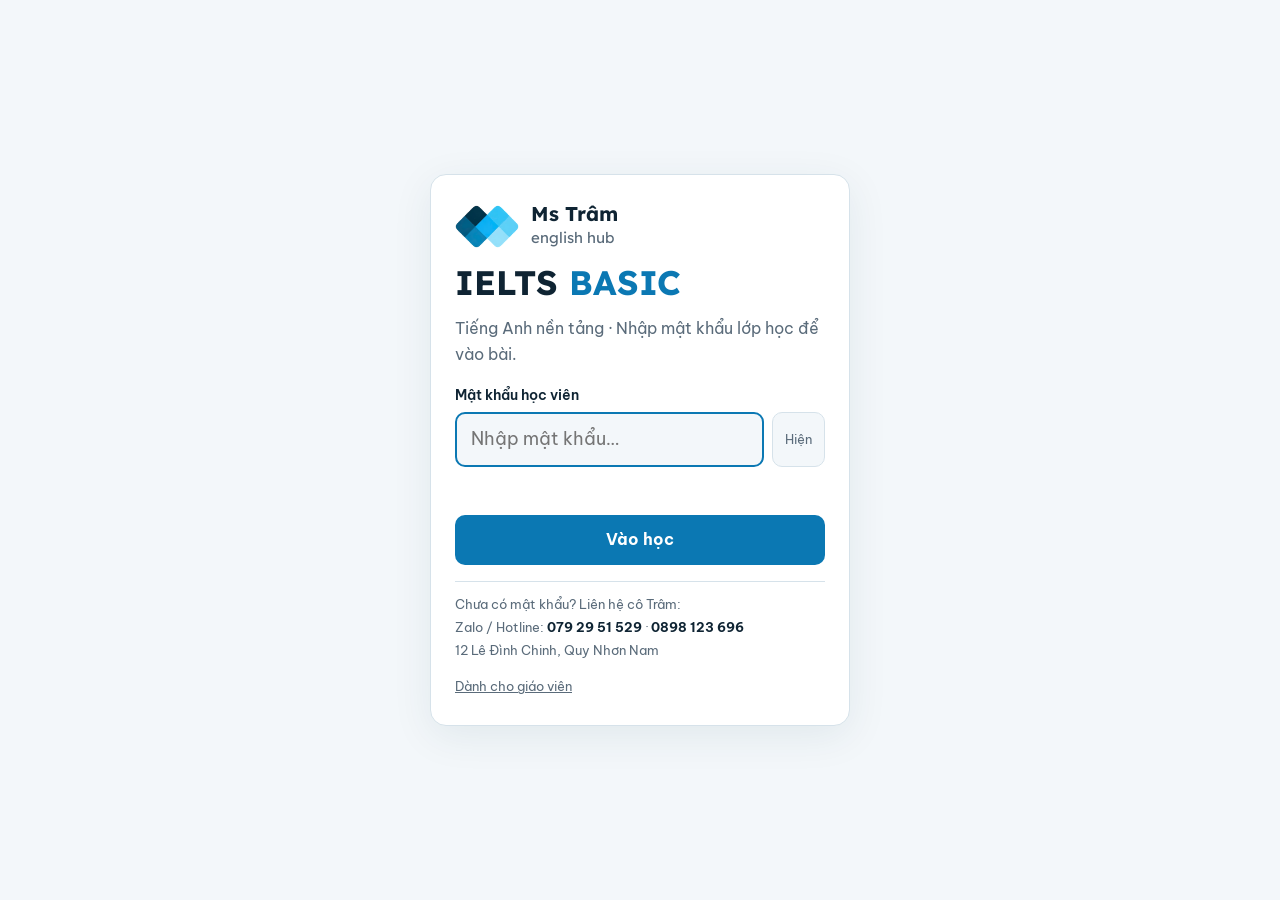
<file: index.html>
<!doctype html>
<html lang="vi">
<head>
<meta charset="utf-8">
<meta name="viewport" content="width=device-width,initial-scale=1,viewport-fit=cover">
<title>IELTS Basic · Ms Trâm English Hub</title>
<meta name="description" content="IELTS Basic – lộ trình tiếng Anh nền tảng của Ms Trâm English Hub: phát âm, từ vựng, ngữ pháp và các kỹ năng Nghe, Đọc, Nói, Viết.">
<link rel="icon" href="assets/logo.png">
<link rel="preconnect" href="https://fonts.googleapis.com">
<link rel="stylesheet" href="https://fonts.googleapis.com/css2?family=Lexend:wght@500;700&family=Be+Vietnam+Pro:wght@400;500;600;700&family=Gentium+Book+Plus:wght@400;700&display=swap">
<link rel="stylesheet" href="assets/site.css">
<link rel="stylesheet" href="assets/gate.css">
<style>:root{padding-top:env(safe-area-inset-top,0px);padding-bottom:env(safe-area-inset-bottom,0px)}body{margin:0}</style>
</head>
<body>
<script src="assets/gate.js"></script>
<div class="shell">
  <main class="hub-main" id="main"></main>
</div>
<script src="assets/core.js"></script>
<script>
/* ===== DANH SÁCH MỤC — đổi ready:true và thêm path khi có nội dung mới ===== */
const MODULES=[
 {id:'phat-am',ready:true,path:'phat-am/',icon:'/ə/',title:'Phát âm',desc:'Bảng IPA 44 âm, từ hay đọc sai, đuôi -s/-es, -ed, cặp âm dễ nhầm.',count:'6 dạng bài luyện · 166 câu dictation'},
 {id:'tu-vung',ready:true,path:'tu-vung/',icon:'Aa',title:'Từ vựng',desc:'Từ vựng theo chủ đề IELTS Speaking Part 1, có phiên âm, nghĩa và câu ví dụ.',count:'6 chủ đề · 72 từ · flashcard và 3 dạng bài'},
 {id:'ngu-phap',ready:true,path:'ngu-phap/',icon:'S+V',title:'Ngữ pháp',desc:'Các thì cơ bản, tương lai, so sánh, danh từ đếm được và không đếm được.',count:'6 bài · 48 câu trắc nghiệm'},
 {id:'nghe',ready:false,icon:'◖◗',title:'Nghe',desc:'Nghe hiểu hội thoại ngắn, điền thông tin, chọn đáp án.'},
 {id:'doc',ready:false,icon:'¶',title:'Đọc',desc:'Đọc hiểu đoạn văn ngắn, True / False / Not Given, tìm ý chính.'},
 {id:'noi',ready:false,icon:'“ ”',title:'Nói',desc:'Câu hỏi IELTS Speaking Part 1–2 kèm câu trả lời mẫu.'},
 {id:'viet',ready:false,icon:'✎',title:'Viết',desc:'Viết câu, đoạn văn ngắn, email cơ bản.'}
];
const PLAN=[
 ['Tuần 1–2','Phát âm: bảng IPA, cặp âm dễ nhầm','Từ vựng: Family & Friends, Hometown','Ngữ pháp: Hiện tại đơn, Hiện tại tiếp diễn'],
 ['Tuần 3–4','Phát âm: đuôi -s/-es, -ed','Từ vựng: Daily routine, Free time & Hobbies','Ngữ pháp: Quá khứ đơn, Tương lai'],
 ['Tuần 5–6','Phát âm: từ hay đọc sai, dictation đoạn văn','Từ vựng: Food & Drink, Study & Work','Ngữ pháp: So sánh, Much / many / some / any']
];
chrome({active:'home',lead:'Lộ trình tiếng Anh nền tảng cho học viên mới bắt đầu IELTS. Chọn một mục bên dưới để học.'});
(window.__GATE||Promise.resolve()).then(()=>{
  const main=document.getElementById('main');
  const card=m=>m.ready
    ? h('a',{class:'mod',href:m.path},h('span',{class:'ic'},m.icon),h('h3',{},m.title),h('p',{},m.desc),h('span',{class:'badge'},m.count),h('span',{class:'go'},'Vào học →'))
    : h('div',{class:'mod soon'},h('span',{class:'ic'},m.icon),h('h3',{},m.title),h('p',{},m.desc),h('span',{class:'badge soon'},'Sắp cập nhật'));
  main.append(
    h('section',{style:'display:grid;gap:12px'},h('div',{class:'head'},h('h2',{},'Kiến thức nền tảng'),h('p',{},'Ba mục học trước: phát âm đúng, có vốn từ và nắm chắc ngữ pháp cơ bản.')),
      h('div',{class:'modgrid'},...MODULES.filter(m=>['phat-am','tu-vung','ngu-phap'].includes(m.id)).map(card))),
    h('section',{style:'display:grid;gap:12px'},h('div',{class:'head'},h('h2',{},'Kỹ năng IELTS'),h('p',{},'Bốn kỹ năng của bài thi IELTS. Nội dung sẽ được cô Trâm cập nhật dần.')),
      h('div',{class:'modgrid'},...MODULES.filter(m=>['nghe','doc','noi','viet'].includes(m.id)).map(card))),
    h('section',{class:'sheet'},h('h3',{},'Lộ trình gợi ý 6 tuần'),h('p',{class:'note'},'Mỗi ngày 20–30 phút: 10 phút phát âm, 10 phút từ vựng, 10 phút ngữ pháp.'),
      h('div',{class:'tablewrap'},h('table',{},h('thead',{},h('tr',{},h('th',{},'Thời gian'),h('th',{},'Phát âm'),h('th',{},'Từ vựng'),h('th',{},'Ngữ pháp'))),
        h('tbody',{},...PLAN.map(r=>h('tr',{},h('td',{style:'font-weight:700;white-space:nowrap'},r[0]),...r.slice(1).map(c=>h('td',{},c.replace(/^[^:]+: /,'')))))))))
  );
});
</script>
</body>
</html>
</file>
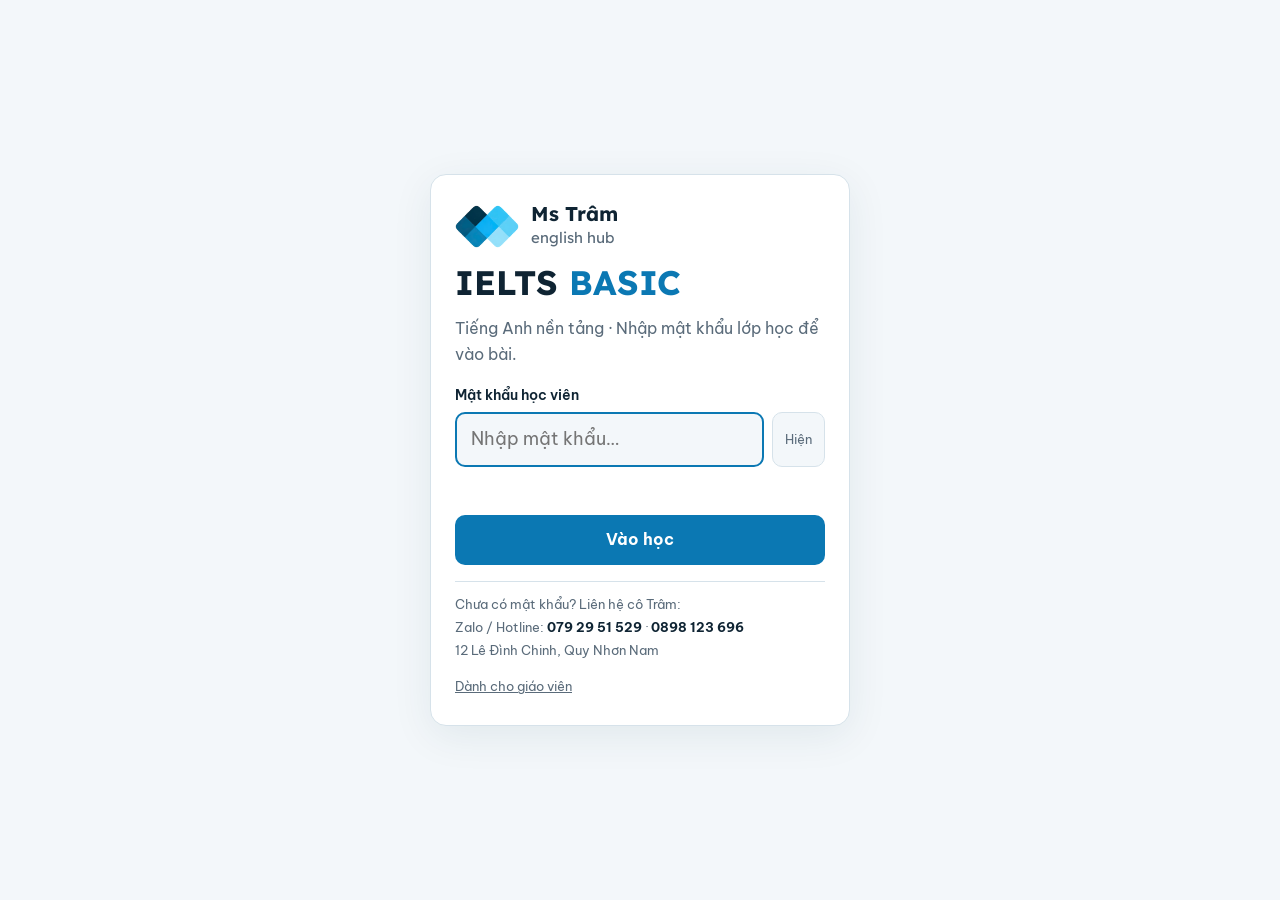
<file: ngu-phap/index.html>
<!doctype html>
<html lang="vi">
<head>
<meta charset="utf-8">
<meta name="viewport" content="width=device-width,initial-scale=1,viewport-fit=cover">
<title>Ngữ pháp · IELTS Basic</title>
<meta name="description" content="Ngữ pháp IELTS Basic: các thì cơ bản, so sánh, danh từ đếm được và không đếm được, kèm bài trắc nghiệm. Ms Trâm English Hub.">
<link rel="icon" href="../assets/logo.png">
<link rel="preconnect" href="https://fonts.googleapis.com">
<link rel="stylesheet" href="https://fonts.googleapis.com/css2?family=Lexend:wght@500;700&family=Be+Vietnam+Pro:wght@400;500;600;700&family=Gentium+Book+Plus:wght@400;700&display=swap">
<link rel="stylesheet" href="../assets/site.css">
<link rel="stylesheet" href="../assets/gate.css">
<style>:root{padding-top:env(safe-area-inset-top,0px);padding-bottom:env(safe-area-inset-bottom,0px)}body{margin:0}</style>
</head>
<body>
<script src="../assets/gate.js"></script>
<div class="shell">
  <nav class="side" id="nav" aria-label="Bài học"></nav>
  <main id="main"></main>
</div>
<script src="../assets/core.js"></script>
<script>
/* ===== DỮ LIỆU NGỮ PHÁP — thêm bài mới bằng cách thêm một khối vào LESSONS =====
   q: [câu hỏi, [4 lựa chọn], vị trí đáp án đúng (0–3), giải thích] */
const LESSONS=[
 {id:'present-simple',title:'Thì hiện tại đơn',en:'Present simple',sym:'V(s)',
  use:['Thói quen, việc lặp đi lặp lại: I go to school every day.','Sự thật hiển nhiên: The sun rises in the east.','Lịch trình cố định: The train leaves at 7 a.m.'],
  forms:['(+) I / You / We / They + V      He / She / It + V-s/es','(−) S + do not (don’t) / does not (doesn’t) + V','(?) Do / Does + S + V?'],
  signs:'always, usually, often, sometimes, rarely, never, every day / week, once a week',
  ex:[['My father works in a bank.','Bố tôi làm việc ở ngân hàng.'],['She doesn’t like spicy food.','Cô ấy không thích đồ ăn cay.'],['Do you play any sports?','Bạn có chơi môn thể thao nào không?']],
  mistakes:[['She go to school by bike.','She goes to school by bike.'],['Does he plays football?','Does he play football?']],
  q:[
   ['My brother ___ football every Sunday.',['play','plays','playing','is play'],1,'Chủ ngữ “My brother” (ngôi 3 số ít) → plays.'],
   ['___ your father work in a bank?',['Do','Does','Is','Are'],1,'“your father” là ngôi 3 số ít → Does + V nguyên mẫu.'],
   ['She ___ like spicy food.',['don’t','doesn’t','isn’t','not'],1,'Phủ định ngôi 3 số ít: doesn’t + V.'],
   ['The sun ___ in the east.',['rise','rises','is rising','rose'],1,'Sự thật hiển nhiên → hiện tại đơn, ngôi 3 số ít → rises.'],
   ['I usually ___ up at six o’clock.',['get','gets','getting','am get'],0,'Chủ ngữ “I” → động từ nguyên mẫu.'],
   ['Chọn câu đúng:',['He watchs TV every night.','He watches TV every night.','He watching TV every night.','He is watch TV every night.'],1,'Động từ tận cùng -ch thêm -es: watches.'],
   ['How often ___ you go swimming?',['do','does','are','is'],0,'Chủ ngữ “you” → do.'],
   ['My parents ___ in Quy Nhon.',['lives','live','living','is live'],1,'“My parents” số nhiều → live.']]},
 {id:'present-continuous',title:'Thì hiện tại tiếp diễn',en:'Present continuous',sym:'V-ing',
  use:['Việc đang xảy ra lúc nói: I am reading now.','Việc tạm thời trong giai đoạn này: She is staying with her aunt this week.','Kế hoạch tương lai gần đã sắp xếp: We are meeting at 7 tonight.'],
  forms:['(+) S + am / is / are + V-ing','(−) S + am not / isn’t / aren’t + V-ing','(?) Am / Is / Are + S + V-ing?'],
  signs:'now, right now, at the moment, at present, Look!, Listen!, this week',
  ex:[['Look! The children are playing in the garden.','Nhìn kìa! Bọn trẻ đang chơi trong vườn.'],['I am studying for my exam this week.','Tuần này tôi đang ôn thi.'],['Are you listening to me?','Bạn có đang nghe tôi nói không?']],
  mistakes:[['I reading a book now.','I am reading a book now.'],['I am knowing the answer.','I know the answer. (know không chia tiếp diễn)']],
  q:[
   ['Look! The children ___ in the garden.',['play','plays','are playing','is playing'],2,'“Look!” → đang xảy ra; “The children” số nhiều → are playing.'],
   ['I ___ my homework at the moment.',['do','am doing','does','doing'],1,'“at the moment” → am doing.'],
   ['She ___ TV right now.',['isn’t watching','doesn’t watch','not watching','aren’t watching'],0,'Phủ định tiếp diễn ngôi 3 số ít: isn’t + V-ing.'],
   ['___ you listening to me?',['Do','Are','Is','Does'],1,'Câu hỏi tiếp diễn với “you” → Are.'],
   ['Chọn câu đúng:',['I am knowing the answer.','I know the answer.','I knowing the answer.','I am know the answer.'],1,'“know” là động từ chỉ trạng thái, không dùng tiếp diễn.'],
   ['We ___ a party next Saturday. Everything is ready.',['have','are having','has','having'],1,'Kế hoạch đã sắp xếp → hiện tại tiếp diễn.'],
   ['Listen! Someone ___ the piano.',['plays','is playing','play','are playing'],1,'“Listen!” → đang xảy ra; “Someone” số ít → is playing.'],
   ['My dad usually drives to work, but today he ___ the bus.',['takes','is taking','take','taking'],1,'“today” khác với thói quen → tạm thời → is taking.']]},
 {id:'past-simple',title:'Thì quá khứ đơn',en:'Past simple',sym:'V2/ed',
  use:['Hành động đã xảy ra và kết thúc trong quá khứ: I visited Hue last year.','Chuỗi hành động trong quá khứ: She got up, had breakfast and went to school.'],
  forms:['(+) S + V-ed / V2 (bất quy tắc)','(−) S + did not (didn’t) + V nguyên mẫu','(?) Did + S + V nguyên mẫu?','to be: I / He / She / It + was     You / We / They + were'],
  signs:'yesterday, last night / week / year, ago, in 2020, when I was a child',
  ex:[['I went to Da Lat last summer.','Mùa hè năm ngoái tôi đã đi Đà Lạt.'],['We didn’t watch TV yesterday.','Hôm qua chúng tôi không xem TV.'],['Did you see the film last night?','Tối qua bạn có xem phim đó không?']],
  mistakes:[['Did you went to school yesterday?','Did you go to school yesterday?'],['I buyed a new phone.','I bought a new phone.']],
  irregular:[['go','went'],['have','had'],['see','saw'],['buy','bought'],['eat','ate'],['take','took'],['make','made'],['get','got'],['come','came'],['lose','lost']],
  q:[
   ['I ___ to Da Lat last summer.',['go','went','gone','going'],1,'“last summer” → quá khứ; go → went.'],
   ['She ___ come to the party yesterday.',['didn’t','doesn’t','wasn’t','don’t'],0,'Phủ định quá khứ: didn’t + V nguyên mẫu.'],
   ['___ you see the film last night?',['Do','Did','Were','Was'],1,'Câu hỏi quá khứ: Did + S + V?'],
   ['We ___ a lot of photos on our trip.',['take','took','taken','taked'],1,'take → took (bất quy tắc).'],
   ['Chọn câu đúng:',['Did you went to school yesterday?','Did you go to school yesterday?','Do you went to school yesterday?','Did you going to school yesterday?'],1,'Sau “Did” dùng động từ nguyên mẫu.'],
   ['My grandfather ___ a teacher many years ago.',['is','was','were','be'],1,'“many years ago”; chủ ngữ số ít → was.'],
   ['They ___ in Hanoi in 2019.',['live','lived','living','lives'],1,'“in 2019” → quá khứ; live → lived.'],
   ['I ___ my keys this morning, but I found them later.',['lose','losed','lost','losing'],2,'lose → lost (bất quy tắc).']]},
 {id:'future',title:'Tương lai: will và be going to',en:'Future forms',sym:'will',
  use:['will: quyết định ngay lúc nói, dự đoán theo ý kiến, lời hứa: I’ll help you.','be going to: kế hoạch đã định trước: I’m going to study abroad.','be going to: dự đoán có dấu hiệu rõ ràng: Look at the clouds! It’s going to rain.'],
  forms:['S + will / won’t + V nguyên mẫu','S + am / is / are (not) + going to + V nguyên mẫu'],
  signs:'tomorrow, next week / month / year, soon, in the future, I think…, probably',
  ex:[['I think it will be sunny tomorrow.','Tôi nghĩ ngày mai trời sẽ nắng.'],['We are going to visit our grandparents next weekend.','Cuối tuần sau chúng tôi sẽ về thăm ông bà.'],['Don’t worry, I won’t tell anyone.','Đừng lo, mình sẽ không kể với ai đâu.']],
  mistakes:[['I will to call you tomorrow.','I will call you tomorrow.'],['She going to study medicine.','She is going to study medicine.']],
  q:[
   ['“The phone is ringing.” – “I ___ answer it.”',['will','am going to','going','am'],0,'Quyết định ngay lúc nói → will.'],
   ['I ___ visit my grandparents next weekend. I have bought the tickets.',['will','am going to','going','would'],1,'Kế hoạch đã định (đã mua vé) → am going to.'],
   ['Look at those dark clouds! It ___ rain.',['will','is going to','going','rains'],1,'Dự đoán có dấu hiệu rõ ràng → is going to.'],
   ['I think she ___ pass the exam.',['will','is going','going to','does'],0,'Dự đoán theo ý kiến (I think) → will.'],
   ['Chọn câu đúng:',['I will to call you tomorrow.','I will call you tomorrow.','I will calling you tomorrow.','I am will call you tomorrow.'],1,'will + V nguyên mẫu (không có “to”).'],
   ['What ___ you going to do this summer?',['are','will','do','is'],0,'Câu hỏi be going to với “you” → are.'],
   ['Don’t worry, I ___ tell anyone.',['won’t','am not','don’t','not going'],0,'Lời hứa → won’t (= will not).'],
   ['We ___ to move to a new house next month.',['will','are going','go','going'],1,'Kế hoạch đã định → are going to move.']]},
 {id:'comparison',title:'So sánh hơn và so sánh nhất',en:'Comparatives & superlatives',sym:'-er',
  use:['So sánh hơn (2 đối tượng): Lan is taller than Mai.','So sánh nhất (3 đối tượng trở lên): Lan is the tallest in the class.'],
  forms:['Tính từ ngắn: adj-er + than     the + adj-est','Tính từ dài (2 âm tiết trở lên): more + adj + than     the most + adj','Tận cùng -y: happy → happier → the happiest','Gấp đôi phụ âm: big → bigger → the biggest','Bất quy tắc: good → better → the best     bad → worse → the worst     far → farther/further'],
  signs:'than, the …-est, the most …, in the class / in the world, of all',
  ex:[['Ho Chi Minh City is bigger than Quy Nhon.','TP. Hồ Chí Minh lớn hơn Quy Nhơn.'],['This is the most interesting book I have read.','Đây là cuốn sách thú vị nhất tôi từng đọc.'],['Her English is better than mine.','Tiếng Anh của cô ấy tốt hơn của tôi.']],
  mistakes:[['This test is more easy than the last one.','This test is easier than the last one.'],['He is more taller than me.','He is taller than me.']],
  q:[
   ['My brother is ___ than me.',['tall','taller','tallest','more tall'],1,'Tính từ ngắn + -er + than.'],
   ['This is the ___ book I have ever read.',['interesting','more interesting','most interesting','interestinger'],2,'Tính từ dài, so sánh nhất → the most interesting.'],
   ['Ho Chi Minh City is ___ than Quy Nhon.',['big','bigger','biger','biggest'],1,'big → bigger (gấp đôi phụ âm g).'],
   ['Her English is ___ than mine.',['good','better','best','more good'],1,'good → better (bất quy tắc).'],
   ['Today is ___ day of the year.',['the hottest','hotter','the hotest','most hot'],0,'hot → the hottest (gấp đôi t).'],
   ['Chọn câu đúng:',['This test is more easy than the last one.','This test is easier than the last one.','This test is easyer than the last one.','This test is the easier than the last one.'],1,'easy → easier (y → i + er).'],
   ['Traffic in the city is ___ than in the countryside.',['worse','badder','worst','more bad'],0,'bad → worse (bất quy tắc).'],
   ['Walking is ___ than driving.',['more healthy','healthier','healthiest','more healthier'],1,'healthy → healthier (y → i + er).']]},
 {id:'quantifiers',title:'Much, many, some, any',en:'Countable & uncountable nouns',sym:'+N',
  use:['Danh từ đếm được có số nhiều: books, students, friends.','Danh từ không đếm được, không thêm -s: water, rice, money, information, advice, homework, furniture.','many + danh từ đếm được số nhiều; much + danh từ không đếm được (thường trong câu phủ định, câu hỏi).','a lot of: dùng được với cả hai loại.','some: câu khẳng định, lời mời; any: câu phủ định, câu hỏi.'],
  forms:['How many + N số nhiều …?     How much + N không đếm được …?','There is some / isn’t any + N không đếm được','There are some / aren’t any + N số nhiều'],
  signs:'How many / How much, a lot of, a few (+ đếm được), a little (+ không đếm được)',
  ex:[['How many students are there in your class?','Lớp bạn có bao nhiêu học sinh?'],['I don’t have much free time.','Tôi không có nhiều thời gian rảnh.'],['Would you like some tea?','Bạn có muốn uống chút trà không?']],
  mistakes:[['Can you give me some advices?','Can you give me some advice?'],['How much students are there?','How many students are there?']],
  q:[
   ['How ___ students are there in your class?',['much','many','any','a lot'],1,'students đếm được số nhiều → many.'],
   ['I don’t have ___ money.',['many','much','some','a'],1,'money không đếm được, câu phủ định → much.'],
   ['Would you like ___ tea?',['any','some','many','a'],1,'Lời mời → some.'],
   ['There isn’t ___ milk in the fridge.',['some','any','many','a'],1,'Câu phủ định → any.'],
   ['Chọn câu đúng:',['Can you give me some advices?','Can you give me some advice?','Can you give me an advice?','Can you give me many advice?'],1,'advice không đếm được → không thêm -s, không dùng “an”.'],
   ['She has ___ friends in Da Nang.',['a lot of','much','any','a'],0,'Câu khẳng định với danh từ số nhiều → a lot of.'],
   ['How ___ homework do you get every day?',['many','much','any','some'],1,'homework không đếm được → How much.'],
   ['Are there ___ good restaurants near here?',['some','any','much','a'],1,'Câu hỏi với danh từ số nhiều → any.']]}
];
const qItem=(L,x)=>{const blank=x[0].includes('___');const prompt=h('p',{class:'qtext',style:'font-weight:500'},x[0]);
  return {prompt,options:x[1],answer:x[2],wide:!blank,explain:`<strong>Đáp án: ${x[1][x[2]]}</strong> — ${x[3]}`,review:`<span class="note">${L.title}:</span> ${x[0]}<br>`,after:blank?x[0].replace('___',x[1][x[2]]).replace(/^“|”$/g,''):x[1][x[2]]};};

function renderLesson(L){
  return ()=>[
    head(L.title,L.en),
    h('div',{class:'sheet'},h('h3',{},'Cách dùng'),h('ul',{style:'margin:0;padding-left:20px;display:grid;gap:4px'},...L.use.map(u=>h('li',{},u)))),
    h('div',{class:'sheet'},h('h3',{},'Công thức'),h('div',{class:'mono-list'},...L.forms.map(f=>h('div',{class:'form'},f.replace(/ {3,}/g,'\n')))),
      h('div',{class:'rule'},h('span',{class:'lbl ok'},'Dấu hiệu nhận biết'),h('span',{},L.signs))),
    L.irregular?h('div',{class:'sheet'},h('h3',{},'Động từ bất quy tắc hay gặp'),h('div',{class:'wordlist'},...L.irregular.map(([a,b])=>h('button',{type:'button',class:'wbtn',onclick:()=>TTS.say(a+'. '+b,.8)},h('span',{},a+' → '+b))))):null,
    h('div',{class:'sheet'},h('div',{class:'bar'},h('h3',{},'Ví dụ'),speed()),noVoice(),
      h('div',{class:'exlist'},...L.ex.map(([en,vi])=>h('div',{class:'exrow'},sayBtn(en),h('div',{class:'t'},h('strong',{},en),h('em',{},vi)))))),
    h('div',{class:'sheet'},h('h3',{},'Lỗi hay gặp'),h('div',{class:'mistake'},...L.mistakes.flatMap(([bad,good])=>[h('span',{class:'x'},'✗'),h('span',{class:'strike'},bad),h('span',{class:'v'},'✓'),h('strong',{},good)]))),
    h('div',{class:'sheet'},h('h3',{},'Luyện tập · '+L.q.length+' câu'),quiz({key:'gram-'+L.id,n:L.q.length,intro:'Chọn đáp án đúng. Thứ tự câu được trộn mỗi lượt.',make:n=>shuffle(L.q).slice(0,n).map(x=>qItem(L,x))}))
  ];
}
function renderMix(){
  const all=LESSONS.flatMap(L=>L.q.map(x=>[L,x]));
  return [head('Bài tổng hợp','15 câu lấy ngẫu nhiên từ cả 6 bài ngữ pháp. Làm bài này sau khi đã học hết các bài để ôn tập.'),
    h('div',{class:'sheet'},quiz({key:'gram-mix',n:15,intro:'Mỗi lượt 15 câu trộn từ '+all.length+' câu.',make:n=>pickN(all,n).map(([L,x])=>qItem(L,x))}))];
}
chrome({active:'ngu-phap',lead:'Ngữ pháp nền tảng: 6 bài trọng tâm, mỗi bài có công thức, ví dụ có âm thanh, lỗi hay gặp và bài trắc nghiệm.'});
(window.__GATE||Promise.resolve()).then(()=>mountSections([
  {group:'Bài học',items:LESSONS.map((L,i)=>({id:L.id,label:(i+1)+' · '+L.title,sym:L.sym,render:renderLesson(L)}))},
  {group:'Ôn tập',items:[{id:'tong-hop',label:'Bài tổng hợp',sym:'Σ',render:renderMix}]}
],'grammar',LESSONS[0].id));
</script>
</body>
</html>
</file>
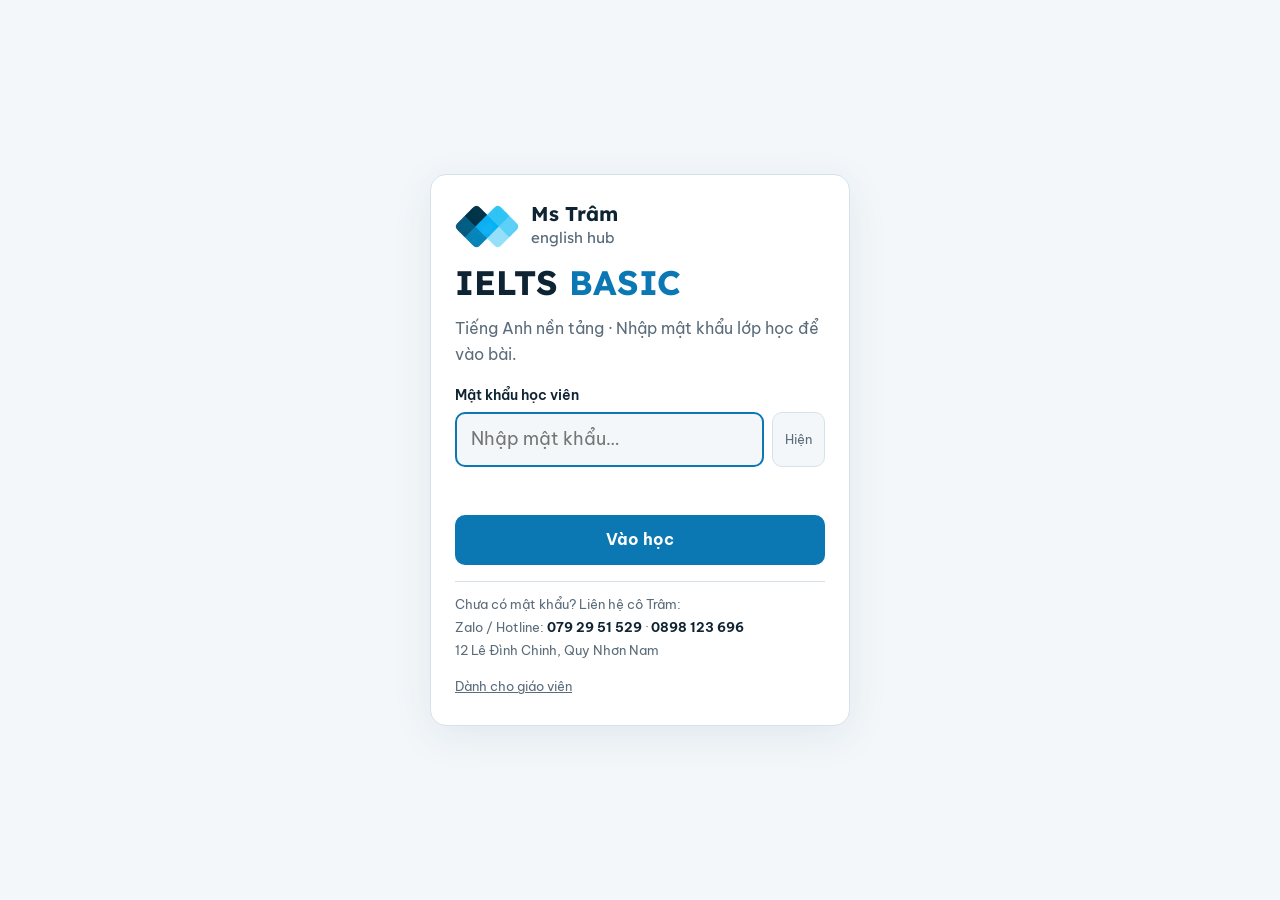
<file: phat-am/index.html>
<!doctype html>
<html lang="vi">
<head>
<meta charset="utf-8">
<meta name="viewport" content="width=device-width,initial-scale=1,viewport-fit=cover">
<title>Phát âm · IELTS Basic</title>
<meta name="description" content="Phát âm IELTS Basic: bảng IPA, từ hay đọc sai, đuôi -s/-es, -ed, cặp âm dễ nhầm, câu mẫu, dictation và trắc nghiệm. Ms Trâm English Hub.">
<link rel="icon" href="../assets/logo.png">
<link rel="preconnect" href="https://fonts.googleapis.com">
<link rel="stylesheet" href="https://fonts.googleapis.com/css2?family=Lexend:wght@500;700&family=Be+Vietnam+Pro:wght@400;500;600;700&family=Gentium+Book+Plus:wght@400;700&display=swap">
<link rel="stylesheet" href="../assets/site.css">
<link rel="stylesheet" href="../assets/gate.css">
<style>:root{padding-top:env(safe-area-inset-top,0px);padding-bottom:env(safe-area-inset-bottom,0px)}body{margin:0}</style>
</head>
<body>
<script src="../assets/gate.js"></script>
<div class="shell">
  <header class="brand">
    <div class="brand-top">
      <a class="logo" href="../">
        <img src="../assets/logo.png" alt="Logo Ms Trâm English Hub" width="72" height="48">
        <span class="nm"><b>Ms Trâm</b><span>english hub</span></span>
      </a>
      <div class="contact">
        <span>Hotline / Zalo: <strong>079 29 51 529</strong> · <strong>0898 123 696</strong></span>
        <span>12 Lê Đình Chinh, Quy Nhơn Nam</span>
        <a href="https://www.facebook.com/msTram.EClass" target="_blank" rel="noopener">Facebook Ms Trâm ↗</a>
      </div>
    </div>
    <div class="brand-row">
      <div>
        <h1>IELTS <span class="b2">BASIC</span></h1>
        <p>Phát âm · Bảng IPA, từ hay đọc sai, đuôi -s/-es, -ed và cặp âm dễ nhầm. Luyện bằng câu mẫu có phiên âm, dictation và bài trắc nghiệm.</p>
      </div>
      <div class="score-pill" id="score-pill"></div>
    </div>
    <nav class="topnav" aria-label="Các kỹ năng"><a class="topnav-link" href="../">Trang chủ</a><a class="topnav-link on" href="./" aria-current="page">Phát âm</a><a class="topnav-link" href="../tu-vung/">Từ vựng</a><a class="topnav-link" href="../ngu-phap/">Ngữ pháp</a></nav>
  </header>
  <nav class="side" id="nav" aria-label="Mục lục"></nav>
  <main id="main"></main>
  <footer class="foot">
    <a class="logo" href="../">
      <img src="../assets/logo.png" alt="" width="52" height="35">
      <span class="nm"><b>Ms Trâm</b><span>english hub</span></span>
    </a>
    <div class="foot-info">
      <span>Tiếng Anh cho mọi lứa tuổi</span>
      <span>Zalo / Hotline: <strong>079 29 51 529</strong> · <strong>0898 123 696</strong></span>
      <span>Địa chỉ: 12 Lê Đình Chinh, Quy Nhơn Nam</span>
      <span>Facebook: <a href="https://www.facebook.com/msTram.EClass" target="_blank" rel="noopener">facebook.com/msTram.EClass</a></span>
    </div>
  </footer>
</div>

<script>
/* ================= speech ================= */
const TTS = {
  ok: 'speechSynthesis' in window, voice:null, rate:0.9,
  pick(){ if(!this.ok) return; const v=speechSynthesis.getVoices(); this.voice=v.find(x=>/en-GB/i.test(x.lang))||v.find(x=>/^en/i.test(x.lang))||null; },
  say(t,r){ if(!this.ok||!t) return; speechSynthesis.cancel(); const u=new SpeechSynthesisUtterance(t); u.lang=this.voice?this.voice.lang:'en-GB'; if(this.voice) u.voice=this.voice; u.rate=r||this.rate; speechSynthesis.speak(u); }
};
if(TTS.ok){ TTS.pick(); speechSynthesis.onvoiceschanged=()=>TTS.pick(); }
const store = {
  get(k,d){ try{ const v=localStorage.getItem('ipa-ca:'+k); return v==null?d:JSON.parse(v);}catch(e){return d;} },
  set(k,v){ try{ localStorage.setItem('ipa-ca:'+k,JSON.stringify(v)); }catch(e){} }
};
TTS.rate = store.get('rate',0.9);

/* ================= helpers ================= */
const h=(tag,attrs={},...kids)=>{const el=document.createElement(tag);for(const[k,v]of Object.entries(attrs)){if(v==null)continue;if(k==='class')el.className=v;else if(k.startsWith('on'))el.addEventListener(k.slice(2),v);else el.setAttribute(k,v);}for(const c of kids.flat()){if(c==null||c===false)continue;el.append(c.nodeType?c:document.createTextNode(c));}return el;};
const shuffle=a=>{a=[...a];for(let i=a.length-1;i>0;i--){const j=Math.floor(Math.random()*(i+1));[a[i],a[j]]=[a[j],a[i]];}return a;};
const noVoice=()=>TTS.ok?null:h('div',{class:'warn'},'Trình duyệt này không đọc được giọng mẫu. Hãy mở bằng Chrome, Safari hoặc Edge.');
function speed(){
  const id='sp'+Math.random().toString(36).slice(2,7);
  const out=h('span',{},TTS.rate.toFixed(1)+'×');
  const inp=h('input',{type:'range',min:'0.5',max:'1.2',step:'0.1',value:String(TTS.rate),id,'aria-label':'Tốc độ đọc'});
  inp.addEventListener('input',()=>{TTS.rate=+inp.value;out.textContent=TTS.rate.toFixed(1)+'×';store.set('rate',TTS.rate);});
  return h('label',{class:'speed',for:id},'Tốc độ',inp,out);
}
function chipRow(options, current, onPick){
  const row=h('div',{class:'chips',role:'group'});
  options.forEach(o=>{const b=h('button',{type:'button',class:'chip','aria-pressed':String(o.id===current)},o.label);b.addEventListener('click',()=>{[...row.children].forEach(c=>c.setAttribute('aria-pressed','false'));b.setAttribute('aria-pressed','true');onPick(o.id);});row.append(b);});
  return row;
}

/* ================= DATA ================= */
const VOWELS=[['iː','see','siː','Môi dẹt như cười, kéo dài'],['ɪ','sit','sɪt','Ngắn, miệng thả lỏng'],['e','bed','bed','Mở vừa, như “e” tiếng Việt'],['æ','cat','kæt','Hạ hàm, mở rộng, giữa “a” và “e”'],['ʌ','cup','kʌp','Ngắn, gần “ă”'],['ɑː','car','kɑː','Mở to, lưỡi thấp, kéo dài'],['ɒ','hot','hɒt','Ngắn, môi hơi tròn'],['ɔː','saw','sɔː','Môi tròn, kéo dài'],['ʊ','book','bʊk','Ngắn, môi hơi tròn, thả lỏng'],['uː','food','fuːd','Môi chụm tròn, kéo dài'],['ɜː','bird','bɜːd','Lưỡi ở giữa, không tròn môi, kéo dài'],['ə','about','əˈbaʊt','Âm yếu nhất, nhanh và nhẹ']];
const DIPH=[['eɪ','day','deɪ','Trượt /e/ → /ɪ/, đừng đọc thành “ê”'],['aɪ','my','maɪ','Trượt /a/ → /ɪ/'],['ɔɪ','boy','bɔɪ','Trượt /ɔ/ → /ɪ/'],['aʊ','now','naʊ','Trượt /a/ → /ʊ/, mở rộng miệng'],['əʊ','go','ɡəʊ','Trượt /ə/ → /ʊ/, đừng đọc thành “ô”'],['ɪə','here','hɪə','Giữ âm /ə/ ở cuối'],['eə','hair','heə','Trượt /e/ → /ə/'],['ʊə','tour','tʊə','Nhiều người bản xứ đọc gần /ɔː/']];
const CONS=[['p','pen','pen',1,'Hai môi, bật hơi mạnh'],['b','bad','bæd',0,'Hai môi, rung cổ'],['t','ten','ten',1,'Đầu lưỡi chạm lợi, bật hơi'],['d','dog','dɒɡ',0,'Như /t/ nhưng rung cổ'],['k','key','kiː',1,'Cuống lưỡi, bật hơi'],['ɡ','go','ɡəʊ',0,'Như /k/ nhưng rung cổ'],['f','fan','fæn',1,'Môi dưới chạm răng trên'],['v','van','væn',0,'Như /f/ nhưng rung cổ'],['θ','think','θɪŋk',1,'Đầu lưỡi giữa hai răng, thổi hơi'],['ð','this','ðɪs',0,'Như /θ/ nhưng rung cổ'],['s','sun','sʌn',1,'Tiếng rắn “sss”'],['z','zoo','zuː',0,'Tiếng ong “zzz”'],['ʃ','she','ʃiː',1,'Chu môi, “suỵt”'],['ʒ','measure','ˈmeʒə',0,'Như /ʃ/ nhưng rung cổ'],['tʃ','chair','tʃeə',1,'Bật từ /t/ sang /ʃ/'],['dʒ','job','dʒɒb',0,'Bật từ /d/ sang /ʒ/'],['m','man','mæn',0,'Âm mũi, hai môi khép'],['n','no','nəʊ',0,'Âm mũi, lưỡi chạm lợi'],['ŋ','sing','sɪŋ',0,'Âm mũi, cuống lưỡi, không bật “g”'],['l','leg','leɡ',0,'Hơi thoát hai bên lưỡi'],['r','red','red',0,'Cuộn lưỡi, không chạm vòm, không rung'],['w','wet','wet',0,'Môi tròn rồi mở ra'],['j','yes','jes',0,'Như “i” lướt nhanh'],['h','hat','hæt',1,'Thở ra nhẹ']];

const ERRS=[
 ['comfortable','ˈkʌmftəbl','Số âm tiết','com-pho-TÊ-bồ (4 âm tiết)','3 âm tiết, nhấn âm đầu'],
 ['vegetable','ˈvedʒtəbl','Số âm tiết','vê-giê-TÊ-bồ','3 âm tiết: VEDJ-tə-bl'],
 ['interesting','ˈɪntrəstɪŋ','Số âm tiết','in-tơ-RÉT-ting','Nhấn âm đầu, đọc gọn 3 âm tiết'],
 ['different','ˈdɪfrənt','Số âm tiết','đi-phơ-REN','2 âm tiết, giữ /t/ cuối'],
 ['chocolate','ˈtʃɒklət','Số âm tiết','sô-cô-la','2 âm tiết: CHOK-lət'],
 ['business','ˈbɪznəs','Số âm tiết','bi-di-nét','2 âm tiết: BIZ-nəs'],
 ['February','ˈfebruəri','Số âm tiết','phê-bu-ri','FEB-roo-ə-ri'],
 ['Wednesday','ˈwenzdeɪ','Âm câm','uết-nét-đây','Chữ d đầu câm: WENZ-day'],
 ['island','ˈaɪlənd','Âm câm','ai-x-lừn','Chữ s câm'],
 ['receipt','rɪˈsiːt','Âm câm','ri-xíp','Chữ p câm'],
 ['debt','det','Âm câm','đép','Chữ b câm'],
 ['salmon','ˈsæmən','Âm câm','xan-mon','Chữ l câm'],
 ['honest','ˈɒnɪst','Âm câm','hô-nét','Chữ h câm'],
 ['hour','ˈaʊə','Âm câm','hao','Chữ h câm, đọc như “our”'],
 ['answer','ˈɑːnsə','Âm câm','en-xuơ','Chữ w câm'],
 ['often','ˈɒfn','Âm câm','óp-tần','Chữ t thường câm'],
 ['foreign','ˈfɒrən','Âm câm','pho-rên','Chữ g câm'],
 ['hotel','həʊˈtel','Trọng âm','HÔ-ten','Nhấn âm 2, giữ /l/ cuối'],
 ['police','pəˈliːs','Trọng âm','PÔ-lít','Nhấn âm 2, âm cuối /s/'],
 ['technique','tekˈniːk','Trọng âm','TÉCH-ních','Nhấn âm 2: tek-NEEK'],
 ['prefer','prɪˈfɜː','Trọng âm','PRI-phơ','Nhấn âm 2'],
 ['determine','dɪˈtɜːmɪn','Nguyên âm','đi-tơ-mai','Âm cuối /mɪn/, không phải “mai”'],
 ['purpose','ˈpɜːpəs','Nguyên âm','pơ-pô','Âm cuối rất nhẹ: PER-pəs'],
 ['colleague','ˈkɒliːɡ','Nguyên âm','cô-lích','Âm 2 dài /iːɡ/'],
 ['women','ˈwɪmɪn','Nguyên âm','u-men','Cả hai âm là /ɪ/'],
 ['walk','wɔːk','Nguyên âm','uốc (giống work)','/ɔː/ tròn môi, chữ l câm'],
 ['work','wɜːk','Nguyên âm','uốc (giống walk)','/ɜː/ không tròn môi'],
 ['said','sed','Nguyên âm','xây','Đọc như “bed”'],
 ['Europe','ˈjʊərəp','Nguyên âm','ơ-rốp','Bắt đầu bằng /j/: YOOR-əp'],
 ['chaos','ˈkeɪɒs','Phụ âm','chao','ch đọc /k/'],
 ['architecture','ˈɑːkɪtektʃə','Phụ âm','a-chi-tếch-chơ','ch đầu đọc /k/'],
 ['genre','ˈʒɒnrə','Phụ âm','gien-rơ','Âm đầu /ʒ/'],
 ['usually','ˈjuːʒuəli','Phụ âm','du-giu-li','Âm giữa /ʒ/'],
 ['though','ðəʊ','Phụ âm','thâu','/ð/ rung cổ'],
 ['thought','θɔːt','Phụ âm','thót','/θ/ + nguyên âm dài /ɔː/'],
 ['through','θruː','Phụ âm','thờ-ru','/θr/ liền một nhịp'],
 ['clothes','kləʊðz','Âm cuối','clốt','Cuối là /ðz/'],
 ['months','mʌnθs','Âm cuối','mon','Giữ cụm /nθs/'],
 ['world','wɜːld','Âm cuối','uơn','Giữ cụm /ld/'],
 ['sixth','sɪksθ','Âm cuối','xích','Cụm /ksθ/'],
 ['asked','ɑːskt','Âm cuối','át','Cụm /skt/'],
 ['fruit','fruːt','Âm cuối','phờ-rút','/fr/ liền nhau, giữ /t/']
];

const S_WORDS=[['stops','stɒps','s'],['cats','kæts','s'],['books','bʊks','s'],['laughs','lɑːfs','s'],['months','mʌnθs','s'],['shops','ʃɒps','s'],
 ['dogs','dɒɡz','z'],['plays','pleɪz','z'],['pens','penz','z'],['loves','lʌvz','z'],['cars','kɑːz','z'],['clothes','kləʊðz','z'],['friends','frendz','z'],
 ['buses','ˈbʌsɪz','ɪz'],['watches','ˈwɒtʃɪz','ɪz'],['boxes','ˈbɒksɪz','ɪz'],['oranges','ˈɒrɪndʒɪz','ɪz'],['wishes','ˈwɪʃɪz','ɪz'],['houses','ˈhaʊzɪz','ɪz'],['changes','ˈtʃeɪndʒɪz','ɪz'],['places','ˈpleɪsɪz','ɪz']];
const ED_WORDS=[['wanted','ˈwɒntɪd','ɪd'],['needed','ˈniːdɪd','ɪd'],['decided','dɪˈsaɪdɪd','ɪd'],['visited','ˈvɪzɪtɪd','ɪd'],['started','ˈstɑːtɪd','ɪd'],
 ['stopped','stɒpt','t'],['looked','lʊkt','t'],['laughed','lɑːft','t'],['fixed','fɪkst','t'],['washed','wɒʃt','t'],['watched','wɒtʃt','t'],['helped','helpt','t'],['finished','ˈfɪnɪʃt','t'],
 ['played','pleɪd','d'],['cleaned','kliːnd','d'],['lived','lɪvd','d'],['changed','tʃeɪndʒd','d'],['opened','ˈəʊpənd','d'],['travelled','ˈtrævld','d'],['enjoyed','ɪnˈdʒɔɪd','d']];
const ED_ADJ=[['naked','ˈneɪkɪd'],['wicked','ˈwɪkɪd'],['beloved','bɪˈlʌvɪd'],['sacred','ˈseɪkrɪd'],['ragged','ˈræɡɪd'],['crooked','ˈkrʊkɪd'],['learned (uyên bác)','ˈlɜːnɪd'],['aged (cao tuổi)','ˈeɪdʒɪd']];

const PAIRS=[
 ['Dài – ngắn','ship','ʃɪp','sheep','ʃiːp'],['Dài – ngắn','live','lɪv','leave','liːv'],['Dài – ngắn','sit','sɪt','seat','siːt'],['Dài – ngắn','full','fʊl','fool','fuːl'],['Dài – ngắn','pull','pʊl','pool','puːl'],['Dài – ngắn','cut','kʌt','cart','kɑːt'],['Dài – ngắn','cot','kɒt','caught','kɔːt'],
 ['Nguyên âm mở','bed','bed','bad','bæd'],['Nguyên âm mở','men','men','man','mæn'],['Nguyên âm mở','heard','hɜːd','hard','hɑːd'],
 ['/θ/ /ð/','think','θɪŋk','sink','sɪŋk'],['/θ/ /ð/','three','θriː','tree','triː'],['/θ/ /ð/','they','ðeɪ','day','deɪ'],
 ['/ʃ/ /tʃ/ /s/','ship','ʃɪp','chip','tʃɪp'],['/ʃ/ /tʃ/ /s/','share','ʃeə','chair','tʃeə'],['/ʃ/ /tʃ/ /s/','see','siː','she','ʃiː'],
 ['Âm cuối','rice','raɪs','rise','raɪz'],['Âm cuối','price','praɪs','prize','praɪz'],['Âm cuối','bag','bæɡ','back','bæk'],['Âm cuối','life','laɪf','live','laɪv'],['Âm cuối','white','waɪt','wide','waɪd'],['Âm cuối','nine','naɪn','nice','naɪs'],
 ['Phụ âm đầu','light','laɪt','right','raɪt'],['Phụ âm đầu','fan','fæn','van','væn'],['Phụ âm đầu','pen','pen','Ben','ben'],['Phụ âm đầu','night','naɪt','light','laɪt']
];

/* Sentence bank — tokens "word|ipa"; * marks the focus word */
const SENTS={
 ipa:{label:'Âm khó (IPA)', items:[
  {s:'I|aɪ *think|θɪŋk there|ðər are|ə *three|θriː *things|θɪŋz on|ɒn the|ðə table.|ˈteɪbl', f:'/θ/ thè lưỡi giữa hai răng; /ð/ trong “there, the” rung cổ.'},
  {s:'*She|ʃi *usually|ˈjuːʒuəli *watches|ˈwɒtʃɪz the|ðə news|njuːz at|ət nine.|naɪn', f:'/ʃ/ trong “she”, /ʒ/ trong “usually”, /tʃ/ trong “watches”.'},
  {s:'My|maɪ *mother|ˈmʌðər and|ənd *father|ˈfɑːðə both|bəʊθ *enjoy|ɪnˈdʒɔɪ the|ðə *weather|ˈweðər in|ɪn *June.|dʒuːn', f:'/ð/ giữa từ; /dʒ/ trong “enjoy, June”.'},
  {s:'Please|pliːz *choose|tʃuːz a|ə *chair|tʃeə near|nɪə the|ðə window.|ˈwɪndəʊ', f:'/tʃ/ chu môi, bật hơi; “choose” kết thúc bằng /z/.'},
  {s:'The|ðə *bird|bɜːd *heard|hɜːd a|ə *word|wɜːd in|ɪn the|ðə garden.|ˈɡɑːdn', f:'Nguyên âm dài /ɜː/: lưỡi ở giữa, không tròn môi.'},
  {s:'*Thank|θæŋk you|juː for|fə the|ðə *birthday|ˈbɜːθdeɪ present.|ˈpreznt', f:'/θ/ trong “thank, birthday” — thè lưỡi, thổi hơi.'},
  {s:'The|ðə *television|ˈtelɪvɪʒn is|ɪz in|ɪn the|ðə living|ˈlɪvɪŋ room.|ruːm', f:'/ʒ/ trong “television” — như /ʃ/ nhưng rung cổ.'},
  {s:'*Jack|dʒæk *joined|dʒɔɪnd a|ə *chess|tʃes club|klʌb in|ɪn *January.|ˈdʒænjuəri', f:'/dʒ/ trong “Jack, joined, January”; /tʃ/ trong “chess”.'},
  {s:'The|ðə *young|jʌŋ *king|kɪŋ is|ɪz *singing|ˈsɪŋɪŋ a|ə *song.|sɒŋ', f:'/ŋ/ cuối từ — cuống lưỡi chạm vòm, không bật “g”.'},
  {s:'I|aɪ *love|lʌv the|ðə *voice|vɔɪs of|əv that|ðæt singer.|ˈsɪŋə', f:'/v/ môi dưới chạm răng trên, rung cổ — giữ cả /v/ cuối từ “love”.'}
 ]},
 errs:{label:'Từ hay đọc sai', items:[
  {s:'I|aɪ *usually|ˈjuːʒuəli buy|baɪ *vegetables|ˈvedʒtəblz on|ɒn *Wednesday.|ˈwenzdeɪ', f:'vegetables 3 âm tiết; Wednesday không đọc chữ d đầu.'},
  {s:'My|maɪ *colleague|ˈkɒliːɡ cooked|kʊkt *salmon|ˈsæmən for|fə lunch.|lʌntʃ', f:'colleague /ˈkɒliːɡ/; salmon câm chữ l.'},
  {s:'The|ðə *hotel|həʊˈtel was|wəz *comfortable|ˈkʌmftəbl and|ənd quiet.|ˈkwaɪət', f:'hotel nhấn âm 2; comfortable chỉ 3 âm tiết.'},
  {s:'Keep|kiːp the|ðə *receipt|rɪˈsiːt for|fər an|ən *hour.|ˈaʊə', f:'receipt câm chữ p; hour câm chữ h.'},
  {s:'To|tə be|bi *honest,|ˈɒnɪst the|ði *island|ˈaɪlənd is|ɪz *different|ˈdɪfrənt from|frəm the|ðə photos.|ˈfəʊtəʊz', f:'honest câm h; island câm s; different 2 âm tiết.'},
  {s:'*Women|ˈwɪmɪn *often|ˈɒfn *walk|wɔːk to|tə *work|wɜːk in|ɪn *Europe.|ˈjʊərəp', f:'walk /ɔː/ khác work /ɜː/; women đọc /ˈwɪmɪn/.'},
  {s:'I|aɪ *thought|θɔːt the|ðə *chocolate|ˈtʃɒklət was|wəz *interesting.|ˈɪntrəstɪŋ', f:'chocolate 2 âm tiết; interesting nhấn âm đầu, 3 âm tiết.'},
  {s:'The|ðə *police|pəˈliːs *asked|ɑːskt about|əˈbaʊt the|ðə *debt.|det', f:'police nhấn âm 2; asked giữ cụm /skt/; debt câm chữ b.'},
  {s:'I|aɪ went|went to|tə the|ðə *library|ˈlaɪbrəri in|ɪn *February.|ˈfebruəri', f:'library giữ /br/; February đọc FEB-roo-ə-ri.'},
  {s:'The|ðə *architecture|ˈɑːkɪtektʃər in|ɪn *Europe|ˈjʊərəp is|ɪz *different.|ˈdɪfrənt', f:'architecture: ch đọc /k/; Europe bắt đầu bằng /j/.'},
  {s:'She|ʃi *often|ˈɒfn buys|baɪz *fruit|fruːt and|ənd *clothes|kləʊðz online.|ˌɒnˈlaɪn', f:'often câm t; fruit giữ /t/; clothes kết thúc /ðz/.'}
 ]},
 s:{label:'Đuôi -s/-es', items:[
  {s:'She|ʃi *likes|laɪks *cats,|kæts *dogs|dɒɡz and|ənd *horses.|ˈhɔːsɪz', f:'likes, cats → /s/; dogs → /z/; horses → /ɪz/.'},
  {s:'My|maɪ brother|ˈbrʌðə *works|wɜːks in|ɪn a|ə bank|bæŋk and|ənd *plays|pleɪz tennis.|ˈtenɪs', f:'works → /s/; plays → /z/.'},
  {s:'He|hi *fixes|ˈfɪksɪz old|əʊld *watches|ˈwɒtʃɪz and|ənd *sells|selz them|ðəm online.|ˌɒnˈlaɪn', f:'fixes, watches → /ɪz/; sells → /z/.'},
  {s:'It|ɪt *takes|teɪks three|θriː *months|mʌnθs to|tə change|tʃeɪndʒ the|ðə *rules.|ruːlz', f:'takes, months → /s/; rules → /z/.'},
  {s:'My|maɪ *friends|frendz live|lɪv in|ɪn *houses|ˈhaʊzɪz with|wɪð big|bɪɡ *gardens.|ˈɡɑːdnz', f:'friends, gardens → /z/; houses → /ˈhaʊzɪz/.'},
  {s:'He|hi *misses|ˈmɪsɪz his|hɪz *parents|ˈpeərənts and|ənd *calls|kɔːlz them|ðəm every|ˈevri day.|deɪ', f:'misses → /ɪz/; parents → /s/; calls → /z/.'},
  {s:'She|ʃi *teaches|ˈtiːtʃɪz *maths|mæθs and|ənd *writes|raɪts *books.|bʊks', f:'teaches → /ɪz/; maths, writes, books → /s/.'},
  {s:'Lan|lɑːn *brushes|ˈbrʌʃɪz her|hə teeth|tiːθ and|ənd *makes|meɪks breakfast.|ˈbrekfəst', f:'brushes → /ɪz/; makes → /s/.'},
  {s:'Tom|tɒm *loves|lʌvz *dogs|dɒɡz but|bət *hates|heɪts *cats.|kæts', f:'loves, dogs → /z/; hates, cats → /s/.'},
  {s:'The|ðə *boxes|ˈbɒksɪz are|ə full|fʊl of|əv *toys|tɔɪz and|ənd *maps.|mæps', f:'boxes → /ɪz/; toys → /z/; maps → /s/.'}
 ]},
 ed:{label:'Đuôi -ed', items:[
  {s:'We|wi *stopped|stɒpt and|ənd *looked|lʊkt at|ət the|ðə map.|mæp', f:'stopped, looked → /t/.'},
  {s:'She|ʃi *played|pleɪd the|ðə piano|piˈænəʊ and|ənd *danced|dɑːnst all|ɔːl night.|naɪt', f:'played → /d/; danced → /t/.'},
  {s:'They|ðeɪ *wanted|ˈwɒntɪd to|tə visit,|ˈvɪzɪt but|bət it|ɪt *rained.|reɪnd', f:'wanted → /ɪd/; rained → /d/.'},
  {s:'He|hi *washed|wɒʃt the|ðə car|kɑːr and|ənd *cleaned|kliːnd the|ðə windows.|ˈwɪndəʊz', f:'washed → /t/; cleaned → /d/.'},
  {s:'I|aɪ *decided|dɪˈsaɪdɪd to|tə move|muːv after|ˈɑːftər I|aɪ *finished|ˈfɪnɪʃt school.|skuːl', f:'decided → /ɪd/; finished → /t/.'},
  {s:'We|wi *laughed|lɑːft when|wen he|hi *fixed|fɪkst the|ði old|əʊld radio.|ˈreɪdiəʊ', f:'laughed (gh = /f/), fixed (x = /ks/) → /t/.'},
  {s:'The|ðə train|treɪn *arrived|əˈraɪvd and|ənd *stopped.|stɒpt', f:'arrived → /d/; stopped → /t/.'},
  {s:'She|ʃi *needed|ˈniːdɪd help,|help so|səʊ we|wi *helped|helpt her.|hə', f:'needed → /ɪd/; helped → /t/.'},
  {s:'I|aɪ *watched|wɒtʃt a|ə film|fɪlm and|ənd *enjoyed|ɪnˈdʒɔɪd it.|ɪt', f:'watched → /t/; enjoyed → /d/.'},
  {s:'They|ðeɪ *invited|ɪnˈvaɪtɪd us|əs and|ənd *cooked|kʊkt dinner.|ˈdɪnə', f:'invited → /ɪd/; cooked → /t/.'},
  {s:'He|hi *travelled|ˈtrævld abroad|əˈbrɔːd and|ənd *missed|mɪst his|hɪz family.|ˈfæməli', f:'travelled → /d/; missed → /t/.'}
 ]},
 pairs:{label:'Cặp âm dễ nhầm', items:[
  {s:'Don’t|dəʊnt *sit|sɪt on|ɒn that|ðæt *seat.|siːt', f:'/ɪ/ ngắn trong sit, /iː/ dài trong seat.'},
  {s:'The|ðə *sheep|ʃiːp are|ər on|ɒn the|ðə *ship.|ʃɪp', f:'sheep /iː/ dài, ship /ɪ/ ngắn.'},
  {s:'*Rice|raɪs prices|ˈpraɪsɪz *rise|raɪz every|ˈevri year.|jɪə', f:'rice tận cùng /s/, rise tận cùng /z/.'},
  {s:'Please|pliːz *pull|pʊl the|ðə boat|bəʊt out|aʊt of|əv the|ðə *pool.|puːl', f:'pull /ʊ/ ngắn, pool /uː/ dài.'},
  {s:'Turn|tɜːn on|ɒn the|ðə *light|laɪt on|ɒn the|ðə *right.|raɪt', f:'/l/ chạm lưỡi vào lợi; /r/ cuộn lưỡi, không chạm.'},
  {s:'I|aɪ *think|θɪŋk the|ðə *sink|sɪŋk is|ɪz full.|fʊl', f:'think /θ/ thè lưỡi; sink /s/ lưỡi sau răng.'},
  {s:'The|ðə *bed|bed is|ɪz *bad.|bæd', f:'bed /e/ mở vừa; bad /æ/ hạ hàm, mở rộng.'},
  {s:'*Three|θriː *trees|triːz are|ər in|ɪn the|ðə park.|pɑːk', f:'three /θr/ thè lưỡi; trees /tr/ lưỡi chạm lợi.'},
  {s:'He|hi *heard|hɜːd it|ɪt was|wəz *hard.|hɑːd', f:'heard /ɜː/ lưỡi ở giữa; hard /ɑː/ mở to, lưỡi thấp.'},
  {s:'I|aɪ need|niːd a|ə *fan,|fæn not|nɒt a|ə *van.|væn', f:'fan /f/ không rung cổ; van /v/ rung cổ.'},
  {s:'She|ʃi *shares|ʃeəz her|hə *chair|tʃeə with|wɪð me.|mi', f:'shares /ʃ/ không có tiếng bật; chair /tʃ/ bật từ /t/.'},
  {s:'I|aɪ *live|lɪv here,|hɪə but|bət I|aɪ will|wɪl *leave|liːv soon.|suːn', f:'live /ɪ/ ngắn; leave /iː/ dài.'}
 ]}
};
const parseSent=x=>x.s.split(' ').map(t=>{const f=t.startsWith('*');const [w,p]=(f?t.slice(1):t).split('|');return {w,p,f};});
Object.values(SENTS).forEach(g=>g.items.forEach(it=>{it.toks=parseSent(it);it.text=it.toks.map(t=>t.w).join(' ');it.ipa='/'+it.toks.map(t=>t.p).join(' ').replace(/[.,]/g,'')+'/';}));

/* ================= sections ================= */
const SECTIONS=[
 {group:'Kiến thức', items:[
  {id:'ipa', label:'Bảng IPA', sym:'/ə/', render:renderIPA},
  {id:'errs', label:'Từ hay đọc sai', sym:'/ˈwenzdeɪ/', render:renderErrs},
  {id:'s', label:'Đuôi -s/-es', sym:'/s z ɪz/', render:renderS},
  {id:'ed', label:'Đuôi -ed', sym:'/t d ɪd/', render:renderED},
  {id:'pairs', label:'Cặp âm dễ nhầm', sym:'/ɪ iː/', render:renderPairs}
 ]},
 {group:'Luyện tập', items:[
  {id:'mau', label:'1 · Câu mẫu có IPA', sym:'▶', render:renderSamples},
  {id:'dict', label:'2 · Dictation', sym:'✎', render:renderDict},
  {id:'nghe', label:'3 · Nghe chọn từ', sym:'◉', render:renderListen},
  {id:'docipa', label:'4 · Đọc IPA', sym:'/ɑː/', render:renderReadIPA},
  {id:'duoi', label:'5 · Đọc đuôi -s, -ed', sym:'/ɪz/', render:renderEndings},
  {id:'khac', label:'6 · Chọn từ phát âm khác', sym:'≠', render:renderOdd}
 ]}
];
const ALL=SECTIONS.flatMap(g=>g.items);
function go(id){
  const sec=ALL.find(s=>s.id===id)||ALL[0];
  document.querySelectorAll('#nav button').forEach(b=>b.setAttribute('aria-current',String(b.dataset.id===sec.id)));
  if(TTS.ok) speechSynthesis.cancel();
  const m=document.getElementById('main'); m.innerHTML=''; m.append(...sec.render());
  store.set('tab',sec.id); try{history.replaceState(null,'','#'+sec.id);}catch(e){}
  const b=document.querySelector(`#nav button[data-id="${sec.id}"]`); if(b) b.scrollIntoView({block:'nearest',inline:'center'});
}
function buildNav(){
  const nav=document.getElementById('nav');
  SECTIONS.forEach(g=>nav.append(h('div',{class:'navgroup'},h('div',{class:'navlabel'},g.group),...g.items.map(s=>h('button',{type:'button','data-id':s.id,onclick:()=>{go(s.id);window.scrollTo({top:0});}},h('span',{},s.label),h('span',{class:'sym'},s.sym))))));
}
const head=(title,lead)=>h('div',{class:'head'},h('h2',{},title),lead?h('p',{},lead):null);
const toPractice=(topic)=>h('div',{class:'bar'},h('p',{class:'note'},'Học xong phần này? Luyện ngay:'),h('div',{class:'chips'},
  h('button',{type:'button',class:'btn sm',onclick:()=>{PRESET=topic;go('mau');window.scrollTo({top:0});}},'Câu mẫu có IPA'),
  h('button',{type:'button',class:'btn sm line',onclick:()=>{PRESET=topic;go('dict');window.scrollTo({top:0});}},'Dictation')));
let PRESET=null;

/* ---------- IPA ---------- */
function renderIPA(){
  const detail=h('div',{class:'detail',role:'status'},'Bấm vào một âm để nghe từ ví dụ và xem cách đặt miệng.');
  const grid=(list,kind)=>h('div',{class:'ipa-grid'},...list.map(it=>{
    const [sym,word,wipa]=it; const vl=kind==='c'&&it[3]===1; const tip=kind==='c'?it[4]:it[3];
    const b=h('button',{type:'button',class:'snd'+(vl?' vl':''),'aria-label':`/${sym}/ như trong ${word}`},h('span',{class:'s'},'/'+sym+'/'),h('span',{class:'w'},word),h('span',{class:'wi'},'/'+wipa+'/'));
    b.addEventListener('click',()=>{document.querySelectorAll('.snd.on').forEach(x=>x.classList.remove('on'));b.classList.add('on');TTS.say(word,Math.min(TTS.rate,.85));
      detail.innerHTML='';detail.append(h('strong',{class:'ipa',style:'font-size:22px'},'/'+sym+'/'),'  ',h('strong',{},word),' ',h('span',{class:'ipa'},'/'+wipa+'/'),kind==='c'?(vl?' · vô thanh':' · hữu thanh'):'',h('br'),tip);});
    return b;}));
  return [head('Bảng phiên âm quốc tế (IPA)','Tiếng Anh giọng Anh có 44 âm: 12 nguyên âm đơn, 8 nguyên âm đôi và 24 phụ âm. Phụ âm màu xanh là âm vô thanh (không rung cổ) — dùng để xác định cách đọc đuôi -s và -ed.'),
   h('div',{class:'sheet'},h('div',{class:'bar'},h('h3',{},'Bấm để nghe'),speed()),noVoice(),detail,
     h('h3',{},'12 nguyên âm đơn'),grid(VOWELS,'v'),h('h3',{},'8 nguyên âm đôi'),grid(DIPH,'v'),h('h3',{},'24 phụ âm'),grid(CONS,'c')),
   h('div',{class:'sheet'},h('h3',{},'Ký hiệu cần biết'),h('div',{class:'tablewrap'},h('table',{},h('tbody',{},
     ...[['ː','Âm dài','see /siː/ ≠ sit /sɪt/'],['ˈ','Trọng âm chính, đặt trước âm tiết được nhấn','hotel /həʊˈtel/'],['ˌ','Trọng âm phụ','online /ˌɒnˈlaɪn/'],['ə','Âm schwa — âm yếu, xuất hiện nhiều nhất','about /əˈbaʊt/']]
     .map(r=>h('tr',{},h('td',{class:'big'},r[0]),h('td',{},r[1]),h('td',{class:'ipa'},r[2]))))))),
   toPractice('ipa')];
}

/* ---------- mispronounced ---------- */
function renderErrs(){
  const kinds=['Tất cả',...new Set(ERRS.map(e=>e[2]))]; let cur='Tất cả';
  const box=h('div',{class:'entries'});
  const draw=()=>{box.innerHTML='';ERRS.filter(e=>cur==='Tất cả'||e[2]===cur).forEach(([w,ipa,k,bad,tip])=>box.append(h('div',{class:'entry'},
    h('div',{class:'hw'},h('strong',{},w),h('span',{class:'ipa'},'/'+ipa+'/')),h('span',{class:'kind'},'Lỗi: '+k),
    h('div',{},h('span',{class:'lbl bad'},'Hay đọc sai  '),bad),h('div',{},h('span',{class:'lbl ok'},'Cách đúng  '),tip),
    h('div',{},h('button',{type:'button',class:'btn sm line',onclick:()=>TTS.say(w,.8)},'▶ Nghe')))));};
  draw();
  return [head('Từ học sinh hay đọc sai','Chữ viết tiếng Anh hay đánh lừa người học: chữ câm, số âm tiết ít hơn chữ viết, trọng âm bất ngờ. Nghe từng từ, nhìn IPA, rồi đọc to 3 lần.'),
    h('div',{class:'sheet'},h('div',{class:'bar'},chipRow(kinds.map(k=>({id:k,label:k})),cur,k=>{cur=k;draw();}),speed()),noVoice(),box),toPractice('errs')];
}

/* ---------- -s / -ed ---------- */
function wordCols(list,ends,titles){
  return h('div',{class:'col3'},...ends.map((e,i)=>h('div',{class:'colbox'},h('div',{class:'end'},'/'+e+'/'),h('p',{class:'note'},titles[i]),
    h('div',{class:'wordlist'},...list.filter(x=>x[2]===e).map(([w,ipa])=>h('button',{type:'button',class:'wbtn',onclick:()=>TTS.say(w,.85)},h('span',{},w),h('span',{class:'ipa'},'/'+ipa+'/')))))));
}
function renderS(){
  return [head('Cách đọc đuôi -s/-es','Áp dụng cho danh từ số nhiều, động từ ngôi thứ ba số ít và sở hữu cách. Cách đọc phụ thuộc vào âm cuối của từ gốc (theo phiên âm), không phải chữ cái cuối.'),
   h('div',{class:'sheet'},h('div',{class:'tablewrap'},h('table',{},h('thead',{},h('tr',{},h('th',{},'Đọc là'),h('th',{},'Khi âm cuối từ gốc là'),h('th',{},'Mẹo nhớ'))),
     h('tbody',{},h('tr',{},h('td',{class:'big'},'/ɪz/'),h('td',{},h('span',{class:'ipa'},'/s/ /z/ /ʃ/ /ʒ/ /tʃ/ /dʒ/'),' — chữ thường gặp: -s, -ss, -x, -z, -sh, -ch, -ce, -ge'),h('td',{},'Âm “xì xì” → thêm một âm tiết')),
       h('tr',{},h('td',{class:'big'},'/s/'),h('td',{},'Âm vô thanh ',h('span',{class:'ipa'},'/p/ /t/ /k/ /f/ /θ/')),h('td',{},h('mark',{},'Th'),'ời ',h('mark',{},'ph'),'ong ',h('mark',{},'k'),'iến ',h('mark',{},'p'),'hương ',h('mark',{},'T'),'ây')),
       h('tr',{},h('td',{class:'big'},'/z/'),h('td',{},'Các âm còn lại: âm hữu thanh và nguyên âm'),h('td',{},'Còn lại'))))),
     h('p',{class:'note'},'Ngoại lệ hay gặp: houses /ˈhaʊzɪz/, says /sez/, does /dʌz/.')),
   h('div',{class:'sheet'},h('div',{class:'bar'},h('h3',{},'Bấm từ để nghe'),speed()),noVoice(),wordCols(S_WORDS,['s','z','ɪz'],['Sau âm vô thanh','Sau âm hữu thanh, nguyên âm','Sau âm xuýt — thêm âm tiết'])),
   toPractice('s')];
}
function renderED(){
  return [head('Cách đọc đuôi -ed','Áp dụng cho động từ quá khứ và quá khứ phân từ. Đặt tay lên cổ, đọc từ gốc và cảm nhận âm cuối có rung hay không.'),
   h('div',{class:'sheet'},h('div',{class:'tablewrap'},h('table',{},h('thead',{},h('tr',{},h('th',{},'Đọc là'),h('th',{},'Khi âm cuối từ gốc là'),h('th',{},'Mẹo nhớ'))),
     h('tbody',{},h('tr',{},h('td',{class:'big'},'/ɪd/'),h('td',{},h('span',{class:'ipa'},'/t/ /d/')),h('td',{},h('mark',{},'T'),'iền ',h('mark',{},'Đ'),'ô')),
       h('tr',{},h('td',{class:'big'},'/t/'),h('td',{},'Âm vô thanh ',h('span',{class:'ipa'},'/p/ /k/ /f/ /s/ /ʃ/ /tʃ/ /θ/')),h('td',{},h('mark',{},'Kh'),'i ',h('mark',{},'S'),'ang ',h('mark',{},'S'),'ông ',h('mark',{},'Ph'),'ải ',h('mark',{},'Ch'),'ờ ',h('mark',{},'Th'),'u ',h('mark',{},'Ph'),'í')),
       h('tr',{},h('td',{class:'big'},'/d/'),h('td',{},'Các âm còn lại'),h('td',{},'Còn lại'))))),
     h('p',{class:'note'},'Bẫy chữ viết: laughed (gh = /f/) → /t/; fixed (x = /ks/) → /t/; changed (ge = /dʒ/, hữu thanh) → /d/.')),
   h('div',{class:'sheet'},h('div',{class:'bar'},h('h3',{},'Bấm từ để nghe'),speed()),noVoice(),wordCols(ED_WORDS,['t','d','ɪd'],['Sau âm vô thanh','Sau âm hữu thanh, nguyên âm','Sau /t/ và /d/ — thêm âm tiết']),
     h('h3',{},'Tính từ đuôi -ed đọc /ɪd/ (ngoại lệ hay ra thi)'),
     h('div',{class:'wordlist'},...ED_ADJ.map(([w,ipa])=>h('button',{type:'button',class:'wbtn',onclick:()=>TTS.say(w.replace(/ \(.*\)/,''),.85)},h('span',{},w),h('span',{class:'ipa'},'/'+ipa+'/'))))),
   toPractice('ed')];
}

/* ---------- pairs ---------- */
function renderPairs(){
  const groups=['Tất cả',...new Set(PAIRS.map(p=>p[0]))]; let cur='Tất cả';
  const tb=h('tbody');
  const draw=()=>{tb.innerHTML='';PAIRS.filter(p=>cur==='Tất cả'||p[0]===cur).forEach(([g,a,ia,b,ib])=>tb.append(h('tr',{},
    h('td',{},h('button',{type:'button',class:'wbtn',onclick:()=>TTS.say(a,.8)},h('span',{},a),h('span',{class:'ipa'},'/'+ia+'/'))),
    h('td',{},h('button',{type:'button',class:'wbtn',onclick:()=>TTS.say(b,.8)},h('span',{},b),h('span',{class:'ipa'},'/'+ib+'/'))),
    h('td',{class:'note'},g),
    h('td',{},h('button',{type:'button',class:'btn sm line',onclick:()=>TTS.say(`${a}. ${b}. ${a}. ${b}.`,.8)},'▶ Cả cặp')))));};
  draw();
  return [head('Cặp âm dễ nhầm','Hai từ chỉ khác nhau đúng một âm. Đọc sai âm đó là người nghe hiểu thành từ khác: ship (con tàu) thành sheep (con cừu), rice (gạo) thành rise (tăng).'),
   h('div',{class:'sheet'},h('div',{class:'tablewrap'},h('table',{},h('thead',{},h('tr',{},h('th',{},'Cặp âm'),h('th',{},'Cách phân biệt'))),h('tbody',{},
     ...[['/ɪ/ – /iː/','/iː/ dài, môi dẹt căng như cười; /ɪ/ ngắn, thả lỏng'],['/ʊ/ – /uː/','/uː/ dài, môi chụm tròn; /ʊ/ ngắn, môi hơi tròn'],['/e/ – /æ/','/æ/ hạ hàm nhiều hơn, miệng mở rộng'],['/θ/ – /s/, /t/','/θ/ phải thấy đầu lưỡi giữa hai răng'],['/ʃ/ – /tʃ/','/tʃ/ có tiếng bật /t/ ở đầu'],['/s/ – /z/ cuối từ','/z/ rung cổ như tiếng ong'],['/l/ – /r/','/l/ lưỡi chạm lợi; /r/ cuộn lưỡi, không chạm']]
     .map(r=>h('tr',{},h('td',{class:'big'},r[0]),h('td',{},r[1]))))))),
   h('div',{class:'sheet'},h('div',{class:'bar'},chipRow(groups.map(g=>({id:g,label:g})),cur,g=>{cur=g;draw();}),speed()),noVoice(),
     h('div',{class:'tablewrap'},h('table',{},h('thead',{},h('tr',{},h('th',{},'Từ 1'),h('th',{},'Từ 2'),h('th',{},'Nhóm'),h('th',{},'Nghe'))),tb))),
   toPractice('pairs')];
}

/* ---------- PRACTICE 1: sample sentences ---------- */
const TOPICS=Object.entries(SENTS).map(([id,g])=>({id,label:g.label}));
function renderSamples(){
  let topic=PRESET&&SENTS[PRESET]?PRESET:'ipa'; PRESET=null;
  let mode='both';
  const list=h('div',{style:'display:grid;gap:12px'});
  const draw=()=>{list.innerHTML='';SENTS[topic].items.forEach((it,k)=>{
    const card=h('div',{class:'sent'+(mode==='ipa'?' hide-en':'')+(mode==='en'?' hide-ipa':'')});
    const inter=h('div',{class:'inter'},...it.toks.map(t=>h('span',{class:'tok'+(t.f?' f':'')},h('span',{class:'en'},t.w),h('span',{class:'ph'},'/'+t.p.replace(/[.,]/g,'')+'/'))));
    const reveal=h('button',{type:'button',class:'btn sm line',onclick:()=>{card.classList.remove('hide-en','hide-ipa');reveal.remove();}},mode==='ipa'?'Hiện câu':'Hiện IPA');
    card.append(h('div',{class:'bar'},h('span',{class:'note'},'Câu '+(k+1)),h('div',{class:'chips'},
      h('button',{type:'button',class:'btn sm',onclick:()=>TTS.say(it.text)},'▶ Nghe'),
      h('button',{type:'button',class:'btn sm line',onclick:()=>TTS.say(it.text,.6)},'▶ Chậm'),
      mode!=='both'?reveal:null)),
      inter,h('div',{class:'ipa-line'},it.ipa),h('div',{class:'focus'},h('mark',{},'Trọng tâm'),' ',it.f));
    list.append(card);});};
  draw();
  return [head('Luyện 1 · Câu mẫu có phát âm và IPA','Nghe câu mẫu, nhìn phiên âm dưới từng từ, rồi đọc to theo. Từ được tô vàng là từ chứa âm trọng tâm của bài.'),
   h('div',{class:'sheet'},
     h('div',{class:'bar'},chipRow(TOPICS,topic,t=>{topic=t;draw();}),speed()),
     h('div',{class:'bar'},h('span',{class:'note'},'Cách luyện:'),chipRow([{id:'both',label:'Xem câu + IPA'},{id:'ipa',label:'Chỉ xem IPA — đoán câu'},{id:'en',label:'Chỉ xem câu — tự đọc trước'}],mode,m=>{mode=m;draw();})),
     noVoice(),list),
   h('div',{class:'sheet'},h('h3',{},'Gợi ý luyện mỗi câu'),h('ol',{style:'margin:0;padding-left:20px;display:grid;gap:4px'},
     h('li',{},'Nghe chậm 1 lần, nhìn IPA của các từ tô vàng.'),h('li',{},'Nghe tốc độ thường, đọc theo ngay sau (shadowing) 3 lần.'),h('li',{},'Chuyển sang chế độ “Chỉ xem IPA”, đọc to câu chỉ bằng phiên âm.'),h('li',{},'Làm Dictation cùng chủ đề để kiểm tra tai nghe.')))];
}

/* ---------- PRACTICE 2: dictation ---------- */
const norm=w=>w.toLowerCase().replace(/[’‘`]/g,"'").replace(/[^a-z0-9']/g,'').replace(/'/g,'');
const NUM={'1':'one','2':'two','3':'three','4':'four','5':'five','6':'six','7':'seven','8':'eight','9':'nine','10':'ten'};
const words=t=>t.split(/\s+/).map(norm).filter(Boolean).map(w=>NUM[w]||w);
function diff(target,typed){
  const a=words(target),b=words(typed),n=a.length,m=b.length;
  const dp=Array.from({length:n+1},()=>new Array(m+1).fill(0));
  for(let i=n-1;i>=0;i--)for(let j=m-1;j>=0;j--)dp[i][j]=a[i]===b[j]?dp[i+1][j+1]+1:Math.max(dp[i+1][j],dp[i][j+1]);
  const out=[];let i=0,j=0;
  while(i<n&&j<m){ if(a[i]===b[j]){out.push({t:'ok',w:a[i]});i++;j++;}
    else if(dp[i+1][j]===dp[i][j+1]&&dp[i+1][j+1]===dp[i][j]){out.push({t:'sub',w:b[j],c:a[i]});i++;j++;}
    else if(dp[i+1][j]>=dp[i][j+1]){out.push({t:'miss',c:a[i]});i++;}
    else{out.push({t:'extra',w:b[j]});j++;} }
  while(i<n)out.push({t:'miss',c:a[i++]}); while(j<m)out.push({t:'extra',w:b[j++]});
  const ok=out.filter(x=>x.t==='ok').length;
  return {out,ok,total:n,perfect:ok===n&&out.every(x=>x.t==='ok')};
}
function wordPool(topic){
  if(topic==='ipa') return [...VOWELS,...DIPH].map(v=>({t:v[1],ipa:v[2],why:'Âm /'+v[0]+'/'})).concat(CONS.map(c=>({t:c[1],ipa:c[2],why:'Âm /'+c[0]+'/'})));
  if(topic==='errs') return ERRS.map(e=>({t:e[0],ipa:e[1],why:e[4]}));
  if(topic==='s') return S_WORDS.map(w=>({t:w[0],ipa:w[1],why:'Đuôi đọc /'+w[2]+'/ — nhớ viết đủ đuôi'}));
  if(topic==='ed') return ED_WORDS.map(w=>({t:w[0],ipa:w[1],why:'Đuôi đọc /'+w[2]+'/ — nhớ viết đủ đuôi'}));
  if(topic==='pairs') return PAIRS.flatMap(p=>[{t:p[1],ipa:p[2],why:`Cặp ${p[1]} /${p[2]}/ – ${p[3]} /${p[4]}/`},{t:p[3],ipa:p[4],why:`Cặp ${p[1]} /${p[2]}/ – ${p[3]} /${p[4]}/`}]);
  return [];
}
/* dictation bank — [word|ipa] marks the focus words */
const DICT_EXTRA={
 ipa:[
  'My [brother|ˈbrʌðə] is [thirty|ˈθɜːti] years old.',
  '[Thursday|ˈθɜːzdeɪ] is my favourite day of the week.',
  'I [usually|ˈjuːʒuəli] have a [shower|ˈʃaʊə] in the evening.',
  'She bought a new [jacket|ˈdʒækɪt] in [June|dʒuːn].',
  'The [children|ˈtʃɪldrən] are [watching|ˈwɒtʃɪŋ] a cartoon.',
  '[Their|ðeə] house is near the [river|ˈrɪvə].',
  'We visit our grandparents in the [village|ˈvɪlɪdʒ].',
  'I [think|θɪŋk] [this|ðɪs] [method|ˈmeθəd] is very useful.',
  'The [singer|ˈsɪŋə] has a [strong|strɒŋ] voice.',
  'Please [measure|ˈmeʒə] the [length|leŋθ] of the table.',
  'He works at a [hospital|ˈhɒspɪtl] in the city.',
  '[Yesterday|ˈjestədeɪ] was [warm|wɔːm] and sunny.'
 ],
 errs:[
  'I [often|ˈɒfn] go to the [library|ˈlaɪbrəri] on Saturday.',
  'My [colleague|ˈkɒliːɡ] is very [honest|ˈɒnɪst].',
  'We stayed in a [comfortable|ˈkʌmftəbl] [hotel|həʊˈtel].',
  '[Vegetables|ˈvedʒtəblz] are good for your health.',
  'The meeting is on [Wednesday|ˈwenzdeɪ] morning.',
  'I waited for an [hour|ˈaʊə] at the bus stop.',
  'Can I have the [receipt|rɪˈsiːt], please?',
  'She is [interested|ˈɪntrəstɪd] in [architecture|ˈɑːkɪtektʃə].',
  'My father runs a small [business|ˈbɪznəs].',
  'I [usually|ˈjuːʒuəli] eat [fruit|fruːt] after lunch.',
  'These two [answers|ˈɑːnsəz] are [different|ˈdɪfrənt].',
  'The [police|pəˈliːs] [asked|ɑːskt] me some questions.',
  'I [walk|wɔːk] to [work|wɜːk] every morning.'
 ],
 s:[
  'My mother [cooks|kʊks] and my father [washes|ˈwɒʃɪz] the [dishes|ˈdɪʃɪz].',
  'He [plays|pleɪz] football with his [friends|frendz].',
  'She [speaks|spiːks] three [languages|ˈlæŋɡwɪdʒɪz].',
  'My sister [likes|laɪks] [roses|ˈrəʊzɪz] and [lilies|ˈlɪliz].',
  'It [rains|reɪnz] a lot in the summer [months|mʌnθs].',
  'He [fixes|ˈfɪksɪz] [bikes|baɪks] at the weekend.',
  'My uncle [teaches|ˈtiːtʃɪz] [maths|mæθs] at a high school.',
  'The [students|ˈstjuːdnts] write [essays|ˈeseɪz] every week.',
  'She [watches|ˈwɒtʃɪz] [films|fɪlmz] in English.',
  'My dad [drives|draɪvz] to work, but my mum [walks|wɔːks].',
  'He [misses|ˈmɪsɪz] his [classes|ˈklɑːsɪz] when he is ill.',
  'We need two [boxes|ˈbɒksɪz] and three [bags|bæɡz].'
 ],
 ed:[
  'I [visited|ˈvɪzɪtɪd] my aunt last weekend.',
  'We [watched|wɒtʃt] a film and [laughed|lɑːft] a lot.',
  'She [cleaned|kliːnd] her room and [washed|wɒʃt] her clothes.',
  'The bus [stopped|stɒpt] and the doors [opened|ˈəʊpənd].',
  'He [wanted|ˈwɒntɪd] to become a doctor.',
  'They [moved|muːvd] to Da Nang last year.',
  'I [finished|ˈfɪnɪʃt] my homework and [played|pleɪd] games.',
  'My parents [decided|dɪˈsaɪdɪd] to buy a new car.',
  'She [looked|lʊkt] tired, so we [helped|helpt] her.',
  'We [travelled|ˈtrævld] by train and [enjoyed|ɪnˈdʒɔɪd] the view.',
  'The teacher [explained|ɪkˈspleɪnd] the lesson again.',
  'He [asked|ɑːskt] a question and [waited|ˈweɪtɪd] for the answer.'
 ],
 pairs:[
  'The [ship|ʃɪp] carried a lot of [sheep|ʃiːp].',
  'I do not want to [leave|liːv] the city where I [live|lɪv].',
  'The price of [rice|raɪs] will [rise|raɪz] next month.',
  'I left my [bag|bæɡ] at the [back|bæk] of the class.',
  '[Three|θriː] [trees|triːz] fell in the storm.',
  'Put the [fan|fæn] in the [van|væn].',
  'The [bed|bed] is not [bad|bæd].',
  'He [thinks|θɪŋks] the [sink|sɪŋk] is broken.',
  'She sat on a [chair|tʃeə] to [share|ʃeə] her story.',
  'Turn [right|raɪt] at the traffic [light|laɪt].',
  '[Pull|pʊl] the cover off the [pool|puːl].',
  'I [heard|hɜːd] the test was [hard|hɑːd].',
  'Do not [cut|kʌt] the rope on the [cart|kɑːt].'
 ]
};
const PASSAGES=[
 {title:'My hometown', lines:[
  'I live in Quy Nhon, a [beautiful|ˈbjuːtɪfl] city by the sea.',
  'It is [famous|ˈfeɪməs] for its [beaches|ˈbiːtʃɪz] and fresh [seafood|ˈsiːfuːd].',
  'The [people|ˈpiːpl] here are [friendly|ˈfrendli] and [helpful|ˈhelpfl].',
  'I [think|θɪŋk] it is a great [place|pleɪs] to live.']},
 {title:'My family', lines:[
  'There are four [people|ˈpiːpl] in my [family|ˈfæməli].',
  'My [father|ˈfɑːðə] [works|wɜːks] as an [engineer|ˌendʒɪˈnɪə], and my mother [teaches|ˈtiːtʃɪz] English.',
  'My younger [brother|ˈbrʌðə] [loves|lʌvz] playing computer [games|ɡeɪmz].',
  'We [usually|ˈjuːʒuəli] have dinner [together|təˈɡeðə] at [seven|ˈsevn] o’clock.']},
 {title:'My daily routine', lines:[
  'I usually get up at [six|sɪks] o’clock.',
  'After [breakfast|ˈbrekfəst], I [walk|wɔːk] to school with my [friends|frendz].',
  'In the [afternoon|ˌɑːftəˈnuːn], I study English and do my [homework|ˈhəʊmwɜːk].',
  'I [watched|wɒtʃt] a film last night and went to bed [late|leɪt].']},
 {title:'My hobby', lines:[
  'In my [free|friː] time, I [enjoy|ɪnˈdʒɔɪ] [reading|ˈriːdɪŋ] books.',
  'Last [summer|ˈsʌmə], I [joined|dʒɔɪnd] a swimming [club|klʌb].',
  'I [practised|ˈpræktɪst] [three|θriː] times a week and [learned|lɜːnd] a lot.',
  'Now I can swim much [faster|ˈfɑːstə] than before.']},
 {title:'Last weekend', lines:[
  'Last [weekend|ˌwiːkˈend], my family [visited|ˈvɪzɪtɪd] the [countryside|ˈkʌntrisaɪd].',
  'We [stayed|steɪd] with my [grandparents|ˈɡrænpeərənts] and [helped|helpt] them in the [garden|ˈɡɑːdn].',
  'My grandmother [cooked|kʊkt] [delicious|dɪˈlɪʃəs] fish for us.',
  'We [laughed|lɑːft] and [talked|tɔːkt] until [midnight|ˈmɪdnaɪt].']},
 {title:'Learning English', lines:[
  'I [started|ˈstɑːtɪd] [learning|ˈlɜːnɪŋ] English when I was [eight|eɪt].',
  'At first, I [thought|θɔːt] the [pronunciation|prəˌnʌnsiˈeɪʃn] was very [difficult|ˈdɪfɪkəlt].',
  'Now I [practise|ˈpræktɪs] [speaking|ˈspiːkɪŋ] every day with my teacher.',
  'I want to get a good [score|skɔː] in the IELTS [test|test].']}
];
/* thêm 10 câu mỗi chủ đề */
const DICT_MORE={
 ipa:[
  'My [mother|ˈmʌðə] [always|ˈɔːlweɪz] [thanks|θæŋks] the [driver|ˈdraɪvə].',
  'The [shop|ʃɒp] [sells|selz] [cheap|tʃiːp] [shoes|ʃuːz].',
  'I [enjoy|ɪnˈdʒɔɪ] [jogging|ˈdʒɒɡɪŋ] in the park.',
  'We [usually|ˈjuːʒuəli] watch [television|ˈtelɪvɪʒn] after dinner.',
  '[Both|bəʊθ] of my [teeth|tiːθ] hurt.',
  'The [weather|ˈweðə] is [rather|ˈrɑːðə] cold today.',
  'She [visits|ˈvɪzɪts] her [cousin|ˈkʌzn] every [Sunday|ˈsʌndeɪ].',
  'The [baby|ˈbeɪbi] is [sleeping|ˈsliːpɪŋ] in the [bedroom|ˈbedruːm].',
  'I [heard|hɜːd] a [strange|streɪndʒ] [noise|nɔɪz] last night.',
  'Can you [bring|brɪŋ] me a [glass|ɡlɑːs] of water?'
 ],
 errs:[
  'I [bought|bɔːt] some [chocolate|ˈtʃɒklət] for my sister.',
  '[February|ˈfebruəri] is the shortest month of the year.',
  'She [often|ˈɒfn] eats [salmon|ˈsæmən] for dinner.',
  'The [island|ˈaɪlənd] is [famous|ˈfeɪməs] for its beaches.',
  'I [prefer|prɪˈfɜː] tea to coffee.',
  'The [women|ˈwɪmɪn] [said|sed] they were tired.',
  'He paid back the [debt|det] last month.',
  '[Clothes|kləʊðz] in this shop are [quite|kwaɪt] cheap.',
  'She has a [foreign|ˈfɒrən] [colleague|ˈkɒliːɡ] from [Europe|ˈjʊərəp].',
  'We [walked|wɔːkt] around the old [castle|ˈkɑːsl].'
 ],
 s:[
  'My grandmother [grows|ɡrəʊz] [tomatoes|təˈmɑːtəʊz] in her garden.',
  'There are many [buses|ˈbʌsɪz] and [taxis|ˈtæksiz] in the city.',
  'He [brushes|ˈbrʌʃɪz] his teeth and [combs|kəʊmz] his hair.',
  'She [keeps|kiːps] her [books|bʊks] on the [shelves|ʃelvz].',
  'My brother [collects|kəˈlekts] [stamps|stæmps] and [coins|kɔɪnz].',
  'The teacher [checks|tʃeks] our [exercises|ˈeksəsaɪzɪz] every day.',
  'It [costs|kɒsts] ten [dollars|ˈdɒləz].',
  'Lan [sings|sɪŋz] and [dances|ˈdɑːnsɪz] very well.',
  'He [wears|weəz] [glasses|ˈɡlɑːsɪz] when he [reads|riːdz].',
  'My mum [buys|baɪz] [oranges|ˈɒrɪndʒɪz] and [grapes|ɡreɪps] at the market.'
 ],
 ed:[
  'I [called|kɔːld] my friend and [invited|ɪnˈvaɪtɪd] her to the party.',
  'The film [started|ˈstɑːtɪd] late and [ended|ˈendɪd] at midnight.',
  'We [walked|wɔːkt] to the beach and [watched|wɒtʃt] the sunset.',
  'She [missed|mɪst] the bus, so she [arrived|əˈraɪvd] late.',
  'My brother [passed|pɑːst] the exam and [celebrated|ˈselɪbreɪtɪd] with us.',
  'They [cooked|kʊkt] dinner and [cleaned|kliːnd] the kitchen.',
  'I [needed|ˈniːdɪd] some money, so I [worked|wɜːkt] at a cafe.',
  'He [kissed|kɪst] his mother and [hugged|hʌɡd] his father.',
  'The children [danced|dɑːnst] and [played|pleɪd] in the rain.',
  'We [planned|plænd] a trip but [changed|tʃeɪndʒd] our minds.'
 ],
 pairs:[
  'The [man|mæn] saw two [men|men] at the door.',
  'I [feel|fiːl] that he will [fill|fɪl] the glass.',
  'Please [eat|iːt] [it|ɪt] now.',
  'The [white|waɪt] car is very [wide|waɪd].',
  '[Nine|naɪn] people said it was [nice|naɪs].',
  '[Sue|suː] has a new pair of [shoes|ʃuːz].',
  'The [cap|kæp] and the [cup|kʌp] are on the table.',
  'He [walks|wɔːks] but she [works|wɜːks].',
  '[Thank|θæŋk] the man in the [tank|tæŋk].',
  'The [cheap|tʃiːp] [chip|tʃɪp] is in the box.'
 ]
};
Object.keys(DICT_MORE).forEach(k=>DICT_EXTRA[k].push(...DICT_MORE[k]));
PASSAGES.push(
 {title:'My school', lines:[
  'I am a student at a [high|haɪ] school in Quy Nhon.',
  'My school has a big [library|ˈlaɪbrəri] and a [football|ˈfʊtbɔːl] field.',
  'My [favourite|ˈfeɪvərɪt] [subject|ˈsʌbdʒɪkt] is English.',
  'Our teachers are [kind|kaɪnd] and very [patient|ˈpeɪʃnt].',
  'I have [made|meɪd] many good [friends|frendz] there.']},
 {title:'Vietnamese food', lines:[
  'Vietnamese food is [delicious|dɪˈlɪʃəs] and [healthy|ˈhelθi].',
  'My [favourite|ˈfeɪvərɪt] dish is [chicken|ˈtʃɪkɪn] [noodle|ˈnuːdl] soup.',
  'People [usually|ˈjuːʒuəli] eat it for [breakfast|ˈbrekfəst].',
  'Last [Sunday|ˈsʌndeɪ], my mother [cooked|kʊkt] it for the whole family.',
  'Everyone [thought|θɔːt] it was [wonderful|ˈwʌndəfl].']}
);
const parseD=s=>{const focus=[];const t=s.replace(/\[([^|\]]+)\|([^\]]+)\]/g,(m,w,p)=>{focus.push({w,p});return w;});return {t,focus};};
const cleanW=w=>w.replace(/[.,!?;:]+$/,'');
function dictPool(topic){
  const fromS=SENTS[topic].items.map(x=>({t:x.text,focus:x.toks.filter(k=>k.f).map(k=>({w:cleanW(k.w),p:k.p.replace(/[.,]/g,'')})),why:x.f}));
  const extra=(DICT_EXTRA[topic]||[]).map(s=>({...parseD(s),why:''}));
  return [...fromS,...extra];
}
const hintOf=t=>t.split(' ').map(w=>{let first=true;return w.replace(/[A-Za-z]/g,c=>{if(first){first=false;return c;}return '_';});}).join('  ');
const focusLine=q=>q.focus&&q.focus.length?h('div',{class:'focusipa'},...q.focus.map(f=>h('span',{},h('strong',{},f.w),' ',h('span',{class:'ipa'},'/'+f.p+'/')))):null;
const DLEVELS=[{id:'sent',label:'Nghe câu'},{id:'gap',label:'Điền từ còn thiếu'},{id:'word',label:'Nghe từ'},{id:'para',label:'Nghe đoạn văn'}];

function renderDict(){
  let topic=PRESET&&SENTS[PRESET]?PRESET:'s'; PRESET=null;
  let level=store.get('dict-level','sent'); if(!DLEVELS.some(l=>l.id===level)) level='sent';
  let count=5, psg='rand';
  let qs=[],i=0,results=[],cur=null;
  const area=h('div',{class:'dict'});
  const topicBar=h('div',{class:'bar'},chipRow(TOPICS,topic,t=>{topic=t;reset();}),speed());
  const psgBar=h('div',{class:'bar'},chipRow([{id:'rand',label:'Ngẫu nhiên'},...PASSAGES.map((p,k)=>({id:String(k),label:p.title}))],psg,p=>{psg=p;reset();}),speed());
  const INTRO={
    sent:'Máy đọc một câu. Em nghe và gõ lại chính xác từng từ, đủ đuôi -s, -ed.',
    gap:'Câu được hiện sẵn, một vài từ bị che. Em nghe rồi điền các từ còn thiếu vào ô trống.',
    word:'Máy đọc 10 từ. Em gõ lại từng từ cho đúng chính tả.',
    para:'Máy đọc một đoạn văn ngắn, từng câu một. Em gõ lại từng câu. Các câu đã làm hiện ở phía trên để em theo dõi mạch đoạn văn.'};
  function intro(){
    return h('div',{class:'dict'},h('p',{class:'note'},INTRO[level]+' Không cần quan tâm chữ hoa và dấu câu. Nhấn Enter để kiểm tra.'),
      level==='sent'?h('div',{class:'bar'},h('span',{class:'note'},'Số câu mỗi lượt:'),chipRow([{id:5,label:'5 câu'},{id:10,label:'10 câu'}],count,c=>{count=c;})):null,
      h('div',{class:'chips'},h('button',{type:'button',class:'btn',onclick:start},'Bắt đầu')));
  }
  function reset(){ area.innerHTML=''; area.append(intro()); topicBar.hidden=level==='para'; psgBar.hidden=level!=='para'; }
  function start(){
    results=[]; i=0; cur=null;
    if(level==='para'){ cur=psg==='rand'?shuffle(PASSAGES)[0]:PASSAGES[+psg]; qs=cur.lines.map(l=>({...parseD(l),why:''})); }
    else if(level==='word'){ qs=shuffle(wordPool(topic)).slice(0,10).map(x=>({t:x.t,focus:[{w:x.t,p:x.ipa}],why:x.why})); }
    else qs=shuffle(dictPool(topic)).slice(0,level==='gap'?10:count);
    show();
  }
  function show(){
    area.innerHTML='';
    if(i>=qs.length) return finish();
    const q=qs[i]; let plays=0,checked=false,hinted=false;
    const playsLbl=h('span',{class:'note'},'Chưa nghe');
    const play=r=>{TTS.say(q.t,r);plays++;playsLbl.textContent='Đã nghe '+plays+' lần';};
    const res=h('div',{role:'status'});
    const check=h('button',{type:'button',class:'btn'},'Kiểm tra');
    const nextBtn=h('button',{type:'button',class:'btn',hidden:''},i+1<qs.length?'Câu tiếp →':'Xem kết quả');
    nextBtn.addEventListener('click',()=>{i++;show();});
    const big=h('button',{type:'button',class:'play','aria-label':'Nghe'},'▶');
    let focusFirst=()=>{}, grade, work;

    if(level==='gap'){
      const targets=(q.focus.length?q.focus:[{w:q.t.split(' ').map(cleanW).sort((a,b)=>b.length-a.length)[0],p:''}]).slice(0,3).map(f=>({w:cleanW(f.w),p:f.p}));
      const used=new Set(), inputs=[];
      const line=h('p',{class:'gapline'});
      q.t.split(' ').forEach((tok,k)=>{
        if(k) line.append(' ');
        const ti=targets.findIndex((t,x)=>!used.has(x)&&norm(t.w)===norm(tok));
        if(ti<0){ line.append(tok); return; }
        used.add(ti);
        const inp=h('input',{type:'text',class:'gapin',autocomplete:'off',autocapitalize:'off',spellcheck:'false','aria-label':'Từ còn thiếu số '+(inputs.length+1)});
        inp.style.width=(Math.max(5,targets[ti].w.length)+2)+'ch'; inp._t=targets[ti]; inputs.push(inp);
        const trail=tok.match(/[.,!?;:]+$/); line.append(inp,trail?trail[0]:'');
      });
      inputs.forEach((inp,k)=>inp.addEventListener('keydown',e=>{if(e.key==='Enter'){e.preventDefault(); if(!checked&&k<inputs.length-1&&!inputs[k+1].value) inputs[k+1].focus(); else doCheck();}}));
      work=h('div',{},h('p',{class:'note'},`Điền ${inputs.length} từ còn thiếu:`),line);
      focusFirst=()=>inputs[0]&&inputs[0].focus();
      grade=()=>{
        if(inputs.every(x=>!x.value.trim())) return null;
        let ok=0; inputs.forEach(x=>{const good=norm(x.value)===norm(x._t.w); if(good) ok++; x.classList.add(good?'ok':'no'); x.readOnly=true;});
        const view=h('div',{class:'focusipa'},...inputs.map(x=>{const good=x.classList.contains('ok');return h('span',{},h('span',{class:good?'d-ok':'d-wrong'},x.value||'(trống)'),good?'':[' → ',h('span',{class:'d-fix'},x._t.w)],' ',x._t.p?h('span',{class:'ipa'},'/'+x._t.p+'/'):'');}));
        return {ok,total:inputs.length,perfect:ok===inputs.length,view,typed:inputs.map(x=>x.value||'—').join(', ')};
      };
    } else {
      const nWords=words(q.t).length;
      const blanks=h('div',{class:'blanks','aria-label':nWords+' từ'},level==='word'?'1 từ':Array(nWords).fill('____').join(' ')+`   (${nWords} từ)`);
      const inp=h('input',{type:'text',id:'dict-answer',class:'answer',autocomplete:'off',autocapitalize:'off',spellcheck:'false',placeholder:level==='word'?'Gõ từ em nghe được…':'Gõ câu em nghe được…','aria-label':'Câu trả lời'});
      inp.addEventListener('keydown',e=>{if(e.key==='Enter'){e.preventDefault();doCheck();}});
      const hintBtn=h('button',{type:'button',class:'btn sm line'},'Gợi ý chữ cái đầu');
      hintBtn.addEventListener('click',()=>{hinted=true;blanks.textContent=hintOf(q.t);hintBtn.remove();inp.focus();});
      work=h('div',{class:'dict'},h('div',{class:'bar'},blanks,level==='word'?null:hintBtn),inp);
      focusFirst=()=>inp.focus();
      grade=()=>{
        if(!inp.value.trim()) return null;
        inp.readOnly=true;
        const d=diff(q.t,inp.value);
        const view=h('p',{class:'diff'});
        d.out.forEach(x=>{
          if(x.t==='ok') view.append(h('span',{class:'d-ok'},x.w),' ');
          else if(x.t==='sub') view.append(h('span',{class:'d-wrong'},x.w),' ',h('span',{class:'d-fix'},x.c),' ');
          else if(x.t==='miss') view.append(h('span',{class:'d-miss',title:'Em bỏ sót từ này'},x.c),' ');
          else view.append(h('span',{class:'d-wrong',title:'Từ thừa'},x.w),' ');
        });
        return {ok:d.ok,total:d.total,perfect:d.perfect,view,typed:inp.value};
      };
    }

    function doCheck(){
      if(checked){ nextBtn.click(); return; }
      const g=grade();
      if(!g){ res.className='res no'; res.textContent='Em chưa điền gì. Bấm ▶ để nghe rồi gõ những gì nghe được.'; focusFirst(); return; }
      checked=true; check.hidden=true; nextBtn.hidden=false;
      results.push({q,...g,hinted});
      res.className='res '+(g.perfect?'ok':'no'); res.innerHTML='';
      res.append(...[h('strong',{},g.perfect?'Chính xác!':`Đúng ${g.ok}/${g.total} ${level==='gap'?'ô':'từ'}`,hinted?' (có dùng gợi ý)':''),
        g.perfect&&level!=='gap'?null:g.view,
        h('div',{},h('span',{class:'lbl ok'},'Đáp án  '),h('strong',{},q.t)),
        focusLine(q),
        q.why?h('div',{class:'note'},q.why):null,
        h('div',{class:'chips'},h('button',{type:'button',class:'btn sm line',onclick:()=>TTS.say(q.t)},'▶ Nghe lại đáp án'))].filter(Boolean));
      nextBtn.focus();
      store.set('dict-total',store.get('dict-total',0)+1); if(g.perfect) store.set('dict-right',store.get('dict-right',0)+1); pill();
    }
    check.addEventListener('click',doCheck);
    big.addEventListener('click',()=>{play();focusFirst();});

    if(level==='para'){
      area.append(h('div',{class:'ctx'},h('div',{class:'lbl ok'},'Đoạn văn · '+cur.title),
        ...results.map(r=>h('p',{},r.q.t)),h('p',{class:'cur'},`Câu ${i+1} — đang nghe…`)));
    }
    area.append(h('div',{class:'meter'},h('span',{},`Câu ${i+1}/${qs.length}`),h('span',{class:'track'},h('i',{style:`width:${i/qs.length*100}%`})),h('span',{},`Đúng ${results.filter(r=>r.perfect).length}`)),
      h('div',{class:'player'},big,h('div',{style:'display:grid;gap:4px'},h('div',{class:'chips'},h('button',{type:'button',class:'btn sm line',onclick:()=>{play(.6);focusFirst();}},'▶ Nghe chậm')),playsLbl)),
      work,h('div',{class:'chips'},check,nextBtn),res);
    setTimeout(()=>{play();focusFirst();},200);
  }
  function finish(){
    const right=results.filter(r=>r.perfect).length;
    const wOk=results.reduce((a,r)=>a+r.ok,0), wAll=results.reduce((a,r)=>a+r.total,0);
    const best=store.get('best',{}); const key=(level==='para'?'para':topic)+'-'+level; best[key]=Math.max(best[key]||0,right); store.set('best',best);
    const full=cur?cur.lines.map(l=>parseD(l).t).join(' '):'';
    area.append(h('div',{class:'summary'},
      h('div',{class:'bar'},h('div',{},h('div',{class:'bigscore'},`${right}/${results.length}`),
          h('div',{class:'note'},`${level==='gap'?'câu điền đúng hết':'câu viết chính xác hoàn toàn'} · đúng ${wAll?Math.round(wOk/wAll*100):0}% số ${level==='gap'?'ô':'từ'}`)),
        h('div',{class:'chips'},h('button',{type:'button',class:'btn',onclick:start},'Làm lượt mới'),
          level==='para'?h('button',{type:'button',class:'btn line',onclick:()=>TTS.say(full)},'▶ Nghe cả đoạn'):h('button',{type:'button',class:'btn line',onclick:()=>{PRESET=topic;go('mau');window.scrollTo({top:0});}},'Ôn câu mẫu'))),
      cur?h('div',{class:'ctx'},h('div',{class:'lbl ok'},'Đoạn văn · '+cur.title),h('p',{},full)):null,
      h('h3',{},'Xem lại'),
      h('div',{class:'review'},...results.map(r=>h('div',{class:'r'},h('span',{class:r.perfect?'v':'x'},r.perfect?'✓':'✗'),
        h('div',{},h('strong',{},r.q.t),r.hinted?h('span',{class:'note'},' (có gợi ý)'):'',focusLine(r.q),
          r.perfect?null:h('div',{class:'note'},'Em viết: ',r.typed)))))));
  }
  reset();
  return [head('Luyện 2 · Dictation — nghe và viết chính xác','Bốn dạng bài từ dễ đến khó: điền từ còn thiếu, nghe từ, nghe câu và nghe cả đoạn văn. Viết sai “ship” thành “sheep” hay quên đuôi “-ed” nghĩa là tai chưa bắt được âm đó.'),
   h('div',{class:'sheet'},
     h('div',{class:'bar'},h('span',{class:'note'},'Dạng bài:'),chipRow(DLEVELS,level,l=>{level=l;store.set('dict-level',l);reset();})),
     topicBar,psgBar,noVoice(),area)];
}

/* ---------- quiz engine (practice 3–6) ---------- */
function quiz({key,make,intro,n=10}){
  const area=h('div',{class:'dict'});
  let qs=[],i=0,right=0,wrongs=[];
  function start(){qs=make(n);i=0;right=0;wrongs=[];show();}
  function show(){
    area.innerHTML='';
    if(i>=qs.length) return finish();
    const q=qs[i];
    area.append(h('div',{class:'meter'},h('span',{},`Câu ${i+1}/${qs.length}`),h('span',{class:'track'},h('i',{style:`width:${i/qs.length*100}%`})),h('span',{},`Đúng ${right}`)));
    if(q.speak){
      const big=h('button',{type:'button',class:'play','aria-label':'Nghe'},'▶'); big.addEventListener('click',()=>TTS.say(q.speak));
      area.append(h('div',{class:'player'},big,h('button',{type:'button',class:'btn sm line',onclick:()=>TTS.say(q.speak,.6)},'▶ Nghe chậm')));
      setTimeout(()=>TTS.say(q.speak),200);
    }
    area.append(q.prompt);
    const opts=h('div',{class:'opts'}); const res=h('div',{role:'status'});
    q.options.forEach((o,k)=>{
      const b=h('button',{type:'button',class:'opt'}); b.innerHTML=o;
      b.addEventListener('click',()=>{
        if(opts.dataset.done) return; opts.dataset.done='1';
        const ok=k===q.answer; if(ok) right++; else wrongs.push(q);
        [...opts.children].forEach((c,ci)=>{c.disabled=true; if(ci===q.answer) c.classList.add('right');});
        if(!ok) b.classList.add('wrong');
        res.className='res '+(ok?'ok':'no'); res.innerHTML='';
        const ex=h('div',{}); ex.innerHTML=q.explain;
        res.append(h('strong',{},ok?'Đúng rồi!':'Chưa đúng.'),ex,
          q.after?h('div',{class:'chips'},h('button',{type:'button',class:'btn sm line',onclick:()=>TTS.say(q.after,.8)},'▶ Nghe đáp án')):null);
        if(q.after) TTS.say(q.after,.85);
        const nx=h('button',{type:'button',class:'btn'},i+1<qs.length?'Câu tiếp →':'Xem kết quả'); nx.addEventListener('click',()=>{i++;show();});
        area.append(h('div',{class:'chips'},nx)); nx.focus();
      });
      opts.append(b);
    });
    area.append(opts,res);
  }
  function finish(){
    const best=store.get('quiz',{}); best[key]=Math.max(best[key]||0,right); store.set('quiz',best);
    area.append(h('div',{class:'summary'},
      h('div',{class:'bar'},h('div',{},h('div',{class:'bigscore'},`${right}/${qs.length}`),h('div',{class:'note'},'câu đúng · cao nhất '+best[key]+'/'+qs.length)),
        h('div',{class:'chips'},h('button',{type:'button',class:'btn',onclick:start},'Làm lượt mới'))),
      wrongs.length?h('h3',{},'Câu cần xem lại'):h('p',{class:'note'},'Không sai câu nào. Làm lượt mới để gặp câu khác.'),
      h('div',{class:'review'},...wrongs.map(q=>{const d=h('div',{});d.innerHTML=q.explain;return h('div',{class:'r'},h('span',{class:'x'},'✗'),d);}))));
  }
  area.append(h('p',{class:'note'},intro),h('div',{class:'chips'},h('button',{type:'button',class:'btn',onclick:start},'Bắt đầu ('+n+' câu)')));
  return area;
}
const pickN=(arr,k)=>shuffle(arr).slice(0,k);

/* 3 · listen and choose (minimal pairs) */
function renderListen(){
  const groups=['Tất cả',...new Set(PAIRS.map(p=>p[0]))]; let g='Tất cả';
  const holder=h('div',{});
  const build=()=>{holder.innerHTML='';holder.append(quiz({key:'nghe',intro:'Máy đọc một trong hai từ. Bấm ▶ để nghe lại bao nhiêu lần cũng được, rồi chọn từ em nghe thấy.',
    make:n=>{const pool=PAIRS.filter(p=>g==='Tất cả'||p[0]===g);let list=[];while(list.length<n)list.push(...shuffle(pool));
      return list.slice(0,n).map(p=>{const pickB=Math.random()<.5;const w=pickB?p[3]:p[1];const o=shuffle([[p[1],p[2]],[p[3],p[4]]]);
        return {speak:w,prompt:h('p',{class:'qtext'},'Em nghe thấy từ nào?'),options:o.map(([x,ip])=>`${x}<br><span class="ipa">/${ip}/</span>`),answer:o.findIndex(x=>x[0]===w),
          explain:`Máy đọc <strong>${w}</strong>. Cặp: ${p[1]} <span class="ipa">/${p[2]}/</span> – ${p[3]} <span class="ipa">/${p[4]}/</span> (${p[0]}).`,after:`${p[1]}. ${p[3]}.`};});}}));};
  build();
  return [head('Luyện 3 · Nghe chọn từ','Luyện tai phân biệt hai từ chỉ khác nhau một âm. Đeo tai nghe để nghe rõ hơn.'),
    h('div',{class:'sheet'},h('div',{class:'bar'},chipRow(groups.map(x=>({id:x,label:x})),g,x=>{g=x;build();}),speed()),noVoice(),holder)];
}

/* 4 · read IPA */
function ipaPool(){
  const a=[];
  ERRS.forEach(e=>a.push({w:e[0],ipa:e[1]}));
  PAIRS.forEach(p=>{a.push({w:p[1],ipa:p[2],mate:p[3],mateIpa:p[4]});a.push({w:p[3],ipa:p[4],mate:p[1],mateIpa:p[2]});});
  [...VOWELS,...DIPH].forEach(v=>a.push({w:v[1],ipa:v[2]})); CONS.forEach(c=>a.push({w:c[1],ipa:c[2]}));
  S_WORDS.forEach(s=>a.push({w:s[0],ipa:s[1]})); ED_WORDS.forEach(s=>a.push({w:s[0],ipa:s[1]}));
  const seen=new Set(); return a.filter(x=>{const k=x.w+'|'+x.ipa; if(seen.has(k)) return false; seen.add(k); return true;});
}
function renderReadIPA(){
  const pool=ipaPool();
  const make=n=>pickN(pool,n).map(it=>{
    const dir=Math.random()<.5?'ipa2w':'w2ipa';
    let others=pickN(pool.filter(x=>x.w.toLowerCase()!==it.w.toLowerCase()&&x.ipa!==it.ipa),3);
    if(it.mate){ const m=pool.find(x=>x.w===it.mate&&x.ipa===it.mateIpa); if(m) others=[m,...others.filter(x=>x!==m)].slice(0,3); }
    const opts=shuffle([it,...others]);
    if(dir==='ipa2w') return {prompt:h('p',{class:'qtext'},'Phiên âm này là từ nào?  ',h('span',{class:'ipa qipa'},'/'+it.ipa+'/')),
      options:opts.map(o=>o.w),answer:opts.indexOf(it),explain:`<span class="ipa">/${it.ipa}/</span> là <strong>${it.w}</strong>.`,after:it.w.replace(/ \(.*\)/,'')};
    return {prompt:h('p',{class:'qtext'},'Chọn phiên âm đúng của từ  ',h('strong',{class:'qword'},it.w)),
      options:opts.map(o=>`<span class="ipa">/${o.ipa}/</span>`),answer:opts.indexOf(it),explain:`<strong>${it.w}</strong> đọc là <span class="ipa">/${it.ipa}/</span>.`,after:it.w.replace(/ \(.*\)/,'')};
  });
  return [head('Luyện 4 · Đọc phiên âm IPA','Hai dạng câu hỏi trộn lẫn: nhìn phiên âm chọn từ, hoặc nhìn từ chọn phiên âm đúng. Đọc thầm IPA trước khi chọn, sau đó nghe máy đọc để kiểm tra.'),
    h('div',{class:'sheet'},h('div',{class:'bar'},h('h3',{},'Trắc nghiệm IPA'),speed()),noVoice(),quiz({key:'docipa',make,intro:'Mẹo: chú ý ký hiệu ː (âm dài) và dấu ˈ (trọng âm).'}))];
}

/* 5 · endings */
function renderEndings(){
  let kind='s';
  const holder=h('div',{});
  const build=()=>{holder.innerHTML='';const list=kind==='s'?S_WORDS:ED_WORDS;const labels=kind==='s'?['s','z','ɪz']:['t','d','ɪd'];
    holder.append(quiz({key:'duoi-'+kind,intro:kind==='s'?'Xác định âm cuối của từ gốc: âm xuýt → /ɪz/; vô thanh /p t k f θ/ → /s/; còn lại → /z/.':'Xác định âm cuối của từ gốc: /t d/ → /ɪd/; vô thanh /p k f s ʃ tʃ θ/ → /t/; còn lại → /d/.',
      make:n=>pickN(list,n).map(([w,ipa,e])=>({prompt:h('p',{class:'qtext'},'Đuôi của từ ',h('strong',{class:'qword'},w),' đọc là gì?'),
        options:labels.map(l=>`<span class="ipa" style="font-size:22px">/${l}/</span>`),answer:labels.indexOf(e),
        explain:`<strong>${w}</strong> <span class="ipa">/${ipa}/</span> → đuôi đọc <span class="ipa">/${e}/</span>.`,after:w}))}));};
  build();
  return [head('Luyện 5 · Chọn cách đọc đuôi -s/-es, -ed','Dạng bài có trong hầu hết đề kiểm tra. Đặt tay lên cổ, đọc từ gốc, cảm nhận âm cuối có rung hay không rồi chọn.'),
    h('div',{class:'sheet'},h('div',{class:'bar'},chipRow([{id:'s',label:'Đuôi -s/-es'},{id:'ed',label:'Đuôi -ed'}],kind,k=>{kind=k;build();}),speed()),noVoice(),holder)];
}

/* 6 · odd one out (underlined part) */
const ODD=[
 {w:['stopp<u>ed</u>','look<u>ed</u>','want<u>ed</u>','wash<u>ed</u>'],a:2,ex:'wanted /ɪd/; các từ còn lại /t/.',ipa:['stɒpt','lʊkt','ˈwɒntɪd','wɒʃt']},
 {w:['play<u>ed</u>','clean<u>ed</u>','laugh<u>ed</u>','liv<u>ed</u>'],a:2,ex:'laughed /t/ (gh = /f/); các từ còn lại /d/.',ipa:['pleɪd','kliːnd','lɑːft','lɪvd']},
 {w:['need<u>ed</u>','decid<u>ed</u>','visit<u>ed</u>','open<u>ed</u>'],a:3,ex:'opened /d/; các từ còn lại /ɪd/.',ipa:['ˈniːdɪd','dɪˈsaɪdɪd','ˈvɪzɪtɪd','ˈəʊpənd']},
 {w:['fix<u>ed</u>','danc<u>ed</u>','chang<u>ed</u>','help<u>ed</u>'],a:2,ex:'changed /d/ (âm cuối /dʒ/ hữu thanh); các từ còn lại /t/.',ipa:['fɪkst','dɑːnst','tʃeɪndʒd','helpt']},
 {w:['book<u>s</u>','cat<u>s</u>','dog<u>s</u>','map<u>s</u>'],a:2,ex:'dogs /z/; các từ còn lại /s/.',ipa:['bʊks','kæts','dɒɡz','mæps']},
 {w:['watch<u>es</u>','box<u>es</u>','hous<u>es</u>','go<u>es</u>'],a:3,ex:'goes /ɡəʊz/ — đuôi /z/; các từ còn lại /ɪz/.',ipa:['ˈwɒtʃɪz','ˈbɒksɪz','ˈhaʊzɪz','ɡəʊz']},
 {w:['pen<u>s</u>','car<u>s</u>','play<u>s</u>','laugh<u>s</u>'],a:3,ex:'laughs /s/; các từ còn lại /z/.',ipa:['penz','kɑːz','pleɪz','lɑːfs']},
 {w:['month<u>s</u>','clothe<u>s</u>','friend<u>s</u>','song<u>s</u>'],a:0,ex:'months /s/ (âm cuối /θ/ vô thanh); các từ còn lại /z/.',ipa:['mʌnθs','kləʊðz','frendz','sɒŋz']},
 {w:['h<u>ea</u>d','br<u>ea</u>d','m<u>ea</u>t','w<u>ea</u>ther'],a:2,ex:'meat /iː/; các từ còn lại /e/.',ipa:['hed','bred','miːt','ˈweðə']},
 {w:['b<u>oo</u>k','l<u>oo</u>k','f<u>oo</u>d','g<u>oo</u>d'],a:2,ex:'food /uː/; các từ còn lại /ʊ/.',ipa:['bʊk','lʊk','fuːd','ɡʊd']},
 {w:['c<u>a</u>t','h<u>a</u>t','m<u>a</u>n','c<u>a</u>ke'],a:3,ex:'cake /eɪ/; các từ còn lại /æ/.',ipa:['kæt','hæt','mæn','keɪk']},
 {w:['c<u>u</u>p','s<u>u</u>n','p<u>u</u>t','b<u>u</u>s'],a:2,ex:'put /ʊ/; các từ còn lại /ʌ/.',ipa:['kʌp','sʌn','pʊt','bʌs']},
 {w:['h<u>o</u>t','d<u>o</u>g','g<u>o</u>','st<u>o</u>p'],a:2,ex:'go /əʊ/; các từ còn lại /ɒ/.',ipa:['hɒt','dɒɡ','ɡəʊ','stɒp']},
 {w:['c<u>o</u>me','l<u>o</u>ve','s<u>o</u>n','h<u>o</u>me'],a:3,ex:'home /əʊ/; các từ còn lại /ʌ/.',ipa:['kʌm','lʌv','sʌn','həʊm']},
 {w:['w<u>or</u>d','w<u>or</u>k','w<u>or</u>ld','f<u>or</u>k'],a:3,ex:'fork /ɔː/; các từ còn lại /ɜː/.',ipa:['wɜːd','wɜːk','wɜːld','fɔːk']},
 {w:['d<u>ear</u>','n<u>ear</u>','h<u>ear</u>','b<u>ear</u>'],a:3,ex:'bear /eə/; các từ còn lại /ɪə/.',ipa:['dɪə','nɪə','hɪə','beə']},
 {w:['b<u>ir</u>d','f<u>ir</u>st','g<u>ir</u>l','f<u>ir</u>e'],a:3,ex:'fire /aɪə/; các từ còn lại /ɜː/.',ipa:['bɜːd','fɜːst','ɡɜːl','ˈfaɪə']},
 {w:['<u>th</u>ink','<u>th</u>ree','<u>th</u>is','<u>th</u>ank'],a:2,ex:'this /ð/ (rung cổ); các từ còn lại /θ/.',ipa:['θɪŋk','θriː','ðɪs','θæŋk']},
 {w:['<u>ch</u>air','<u>ch</u>eap','<u>ch</u>ild','<u>ch</u>emistry'],a:3,ex:'chemistry /k/; các từ còn lại /tʃ/.',ipa:['tʃeə','tʃiːp','tʃaɪld','ˈkemɪstri']},
 {w:['<u>c</u>ity','<u>c</u>entre','<u>c</u>ar','<u>c</u>ircle'],a:2,ex:'car /k/; các từ còn lại /s/.',ipa:['ˈsɪti','ˈsentə','kɑː','ˈsɜːkl']},
 {w:['<u>s</u>ugar','<u>s</u>ure','<u>sh</u>op','<u>s</u>ea'],a:3,ex:'sea /s/; các từ còn lại /ʃ/.',ipa:['ˈʃʊɡə','ʃʊə','ʃɒp','siː']},
 {w:['<u>h</u>our','<u>h</u>onest','<u>h</u>onour','<u>h</u>ouse'],a:3,ex:'house đọc /h/; ở hour, honest, honour chữ h câm.',ipa:['ˈaʊə','ˈɒnɪst','ˈɒnə','haʊs']},
 {w:['<u>g</u>ood','<u>g</u>ame','<u>g</u>et','<u>g</u>ym'],a:3,ex:'gym /dʒ/; các từ còn lại /ɡ/.',ipa:['ɡʊd','ɡeɪm','ɡet','dʒɪm']},
 {w:['ch<u>ea</u>p','b<u>ea</u>ch','gr<u>ea</u>t','t<u>ea</u>ch'],a:2,ex:'great /eɪ/; các từ còn lại /iː/.',ipa:['tʃiːp','biːtʃ','ɡreɪt','tiːtʃ']}
];
function renderOdd(){
  const make=n=>pickN(ODD,n).map(q=>{
    const order=shuffle([0,1,2,3]);
    const plainW=s=>s.replace(/<\/?u>/g,'');
    return {prompt:h('p',{class:'qtext'},'Chọn từ có phần gạch chân phát âm khác với các từ còn lại.'),
      options:order.map(k=>`<span class="uw">${q.w[k]}</span>`),answer:order.indexOf(q.a),
      explain:`${q.ex}<br>${order.map(k=>`${plainW(q.w[k])} <span class="ipa">/${q.ipa[k]}/</span>`).join(' · ')}`,
      after:order.map(k=>plainW(q.w[k])).join('. ')};
  });
  return [head('Luyện 6 · Chọn từ có phát âm khác','Dạng bài quen thuộc trong đề thi: tìm từ có phần gạch chân đọc khác ba từ còn lại. Đọc thầm từng từ trước khi chọn.'),
    h('div',{class:'sheet'},h('div',{class:'bar'},h('h3',{},'Trắc nghiệm phát âm'),speed()),noVoice(),
      quiz({key:'khac',make,intro:'Mỗi lượt 10 câu, chọn ngẫu nhiên từ '+ODD.length+' câu. Sau khi chọn, máy đọc cả 4 từ để em so sánh.'}))];
}

function pill(){
  const t=store.get('dict-total',0),r=store.get('dict-right',0);
  const p=document.getElementById('score-pill');
  p.innerHTML=''; if(t) p.append('Dictation: ',h('strong',{},`${r}/${t}`),' câu chính xác');
}

/* boot */
(window.__GATE||Promise.resolve()).then(()=>{
  buildNav(); pill();
  const hs=(location.hash||'').slice(1);
  go(ALL.some(s=>s.id===hs)?hs:store.get('tab','ipa'));
});
</script>
</body>
</html>
</file>
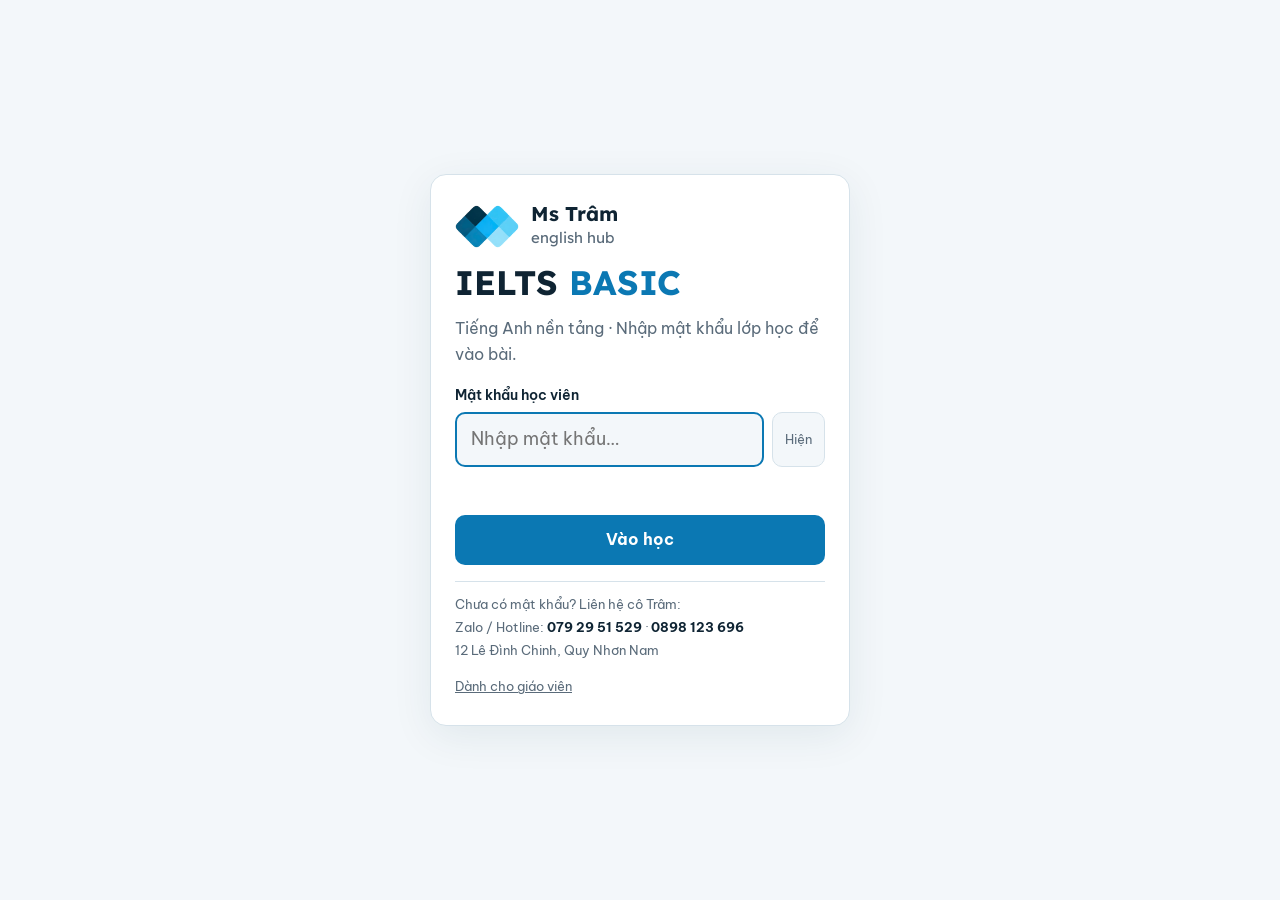
<file: tu-vung/index.html>
<!doctype html>
<html lang="vi">
<head>
<meta charset="utf-8">
<meta name="viewport" content="width=device-width,initial-scale=1,viewport-fit=cover">
<title>Từ vựng · IELTS Basic</title>
<meta name="description" content="Từ vựng IELTS Basic theo chủ đề: học từ, flashcard, trắc nghiệm, điền từ và nghe – viết. Ms Trâm English Hub.">
<link rel="icon" href="../assets/logo.png">
<link rel="preconnect" href="https://fonts.googleapis.com">
<link rel="stylesheet" href="https://fonts.googleapis.com/css2?family=Lexend:wght@500;700&family=Be+Vietnam+Pro:wght@400;500;600;700&family=Gentium+Book+Plus:wght@400;700&display=swap">
<link rel="stylesheet" href="../assets/site.css">
<link rel="stylesheet" href="../assets/gate.css">
<style>:root{padding-top:env(safe-area-inset-top,0px);padding-bottom:env(safe-area-inset-bottom,0px)}body{margin:0}</style>
</head>
<body>
<script src="../assets/gate.js"></script>
<div class="shell">
  <nav class="side" id="nav" aria-label="Hoạt động"></nav>
  <main id="main"></main>
</div>
<script src="../assets/core.js"></script>
<script>
/* ===== DỮ LIỆU TỪ VỰNG — thêm chủ đề mới bằng cách thêm một khối {id, title, vi, words} =====
   Mỗi từ: [từ, phiên âm IPA, từ loại, nghĩa tiếng Việt, câu ví dụ] */
const VOCAB=[
 {id:'family',title:'Family & Friends',vi:'Gia đình và bạn bè',words:[
  ['relative','ˈrelətɪv','noun','họ hàng','A relative of mine lives in Quy Nhon.'],
  ['parents','ˈpeərənts','noun','bố mẹ','My parents work very hard.'],
  ['sibling','ˈsɪblɪŋ','noun','anh chị em ruột','I have one sibling, an older sister.'],
  ['cousin','ˈkʌzn','noun','anh chị em họ','My cousin is the same age as me.'],
  ['only child','ˌəʊnli ˈtʃaɪld','noun','con một','I am an only child.'],
  ['get on with','ɡet ˈɒn wɪð','phrasal verb','hoà thuận với','I get on with my brother very well.'],
  ['close','kləʊs','adjective','thân thiết','My best friend and I are very close.'],
  ['grow up','ɡrəʊ ˈʌp','phrasal verb','lớn lên','I want to grow up and become a doctor.'],
  ['look after','lʊk ˈɑːftə','phrasal verb','chăm sóc','My grandmother helps me look after my little sister.'],
  ['friendship','ˈfrendʃɪp','noun','tình bạn','Our friendship is very important to me.'],
  ['classmate','ˈklɑːsmeɪt','noun','bạn cùng lớp','Lan is my classmate.'],
  ['spend time','spend ˈtaɪm','verb phrase','dành thời gian','I like to spend time with my family at weekends.']]},
 {id:'hometown',title:'Hometown',vi:'Quê hương',words:[
  ['hometown','ˈhəʊmtaʊn','noun','quê nhà','My hometown is by the sea.'],
  ['coastal','ˈkəʊstl','adjective','ven biển','Quy Nhon is a coastal city.'],
  ['peaceful','ˈpiːsfl','adjective','yên bình','Life in my village is peaceful.'],
  ['crowded','ˈkraʊdɪd','adjective','đông đúc','The market is crowded in the morning.'],
  ['traffic','ˈtræfɪk','noun','giao thông','The traffic is heavy at rush hour.'],
  ['local','ˈləʊkl','adjective','(thuộc) địa phương','I love the local food.'],
  ['resident','ˈrezɪdənt','noun','cư dân','Every resident here knows each other.'],
  ['tourist attraction','ˈtʊərɪst əˌtrækʃn','noun','điểm du lịch','Ky Co beach is a popular tourist attraction.'],
  ['modern','ˈmɒdn','adjective','hiện đại','The city centre is becoming more modern.'],
  ['countryside','ˈkʌntrisaɪd','noun','vùng nông thôn','My grandparents live in the countryside.'],
  ['public transport','ˌpʌblɪk ˈtrænspɔːt','noun','giao thông công cộng','Public transport is cheap here.'],
  ['change','tʃeɪndʒ','verb','thay đổi','My hometown will change a lot in the future.']]},
 {id:'routine',title:'Daily routine',vi:'Sinh hoạt hằng ngày',words:[
  ['wake up','weɪk ˈʌp','phrasal verb','thức dậy','I wake up at six o’clock.'],
  ['get dressed','ɡet ˈdrest','verb phrase','mặc quần áo','I get dressed and have breakfast.'],
  ['commute','kəˈmjuːt','verb','đi lại (đi học, đi làm)','I commute to school by bike.'],
  ['timetable','ˈtaɪmteɪbl','noun','thời khoá biểu','My timetable is very busy this term.'],
  ['take a nap','teɪk ə ˈnæp','verb phrase','ngủ trưa','I usually take a nap after lunch.'],
  ['housework','ˈhaʊswɜːk','noun','việc nhà','I help my mother with the housework.'],
  ['have a shower','hæv ə ˈʃaʊə','verb phrase','tắm (vòi sen)','I have a shower before bed.'],
  ['busy','ˈbɪzi','adjective','bận rộn','Mondays are always busy.'],
  ['free time','ˌfriː ˈtaɪm','noun','thời gian rảnh','I do not have much free time.'],
  ['habit','ˈhæbɪt','noun','thói quen','Reading before bed is a good habit.'],
  ['stay up late','steɪ ʌp ˈleɪt','verb phrase','thức khuya','I sometimes stay up late to study.'],
  ['routine','ruːˈtiːn','noun','nếp sinh hoạt hằng ngày','My daily routine is quite simple.']]},
 {id:'hobbies',title:'Free time & Hobbies',vi:'Thời gian rảnh và sở thích',words:[
  ['hobby','ˈhɒbi','noun','sở thích','My hobby is playing the guitar.'],
  ['relax','rɪˈlæks','verb','thư giãn','I listen to music to relax.'],
  ['keen on','ˈkiːn ɒn','adjective phrase','say mê, rất thích','I am keen on photography.'],
  ['outdoor','ˈaʊtdɔː','adjective','ngoài trời','I prefer outdoor activities.'],
  ['indoor','ˈɪndɔː','adjective','trong nhà','Chess is an indoor game.'],
  ['collect','kəˈlekt','verb','sưu tầm','My brother likes to collect stamps.'],
  ['jogging','ˈdʒɒɡɪŋ','noun','chạy bộ','I go jogging every morning.'],
  ['social media','ˌsəʊʃl ˈmiːdiə','noun','mạng xã hội','Teenagers spend a lot of time on social media.'],
  ['take up','teɪk ˈʌp','phrasal verb','bắt đầu (một sở thích)','I want to take up swimming this summer.'],
  ['enjoyable','ɪnˈdʒɔɪəbl','adjective','thú vị, vui','Cooking is very enjoyable.'],
  ['spare time','ˌspeə ˈtaɪm','noun','thời gian rảnh','What do you do in your spare time?'],
  ['club','klʌb','noun','câu lạc bộ','I joined the English club at school.']]},
 {id:'food',title:'Food & Drink',vi:'Đồ ăn và thức uống',words:[
  ['delicious','dɪˈlɪʃəs','adjective','ngon','This soup is delicious.'],
  ['healthy','ˈhelθi','adjective','lành mạnh, tốt cho sức khoẻ','I try to eat healthy food.'],
  ['junk food','ˈdʒʌŋk fuːd','noun','đồ ăn nhanh, kém lành mạnh','Junk food is bad for your health.'],
  ['seafood','ˈsiːfuːd','noun','hải sản','Quy Nhon is famous for seafood.'],
  ['vegetarian','ˌvedʒəˈteəriən','noun','người ăn chay','My aunt is a vegetarian.'],
  ['recipe','ˈresəpi','noun','công thức nấu ăn','Can you give me the recipe?'],
  ['spicy','ˈspaɪsi','adjective','cay','I do not like spicy food.'],
  ['home-cooked','ˌhəʊm ˈkʊkt','adjective','nấu tại nhà','I prefer home-cooked meals.'],
  ['meal','miːl','noun','bữa ăn','We have three meals a day.'],
  ['diet','ˈdaɪət','noun','chế độ ăn uống','A balanced diet is important.'],
  ['street food','ˈstriːt fuːd','noun','đồ ăn đường phố','Vietnamese street food is cheap and tasty.'],
  ['dish','dɪʃ','noun','món ăn','Banh xeo is my favourite dish.']]},
 {id:'study',title:'Study & Work',vi:'Học tập và công việc',words:[
  ['subject','ˈsʌbdʒɪkt','noun','môn học','My favourite subject is English.'],
  ['homework','ˈhəʊmwɜːk','noun','bài tập về nhà','I do my homework every evening.'],
  ['exam','ɪɡˈzæm','noun','kỳ thi','I have an exam next week.'],
  ['revise','rɪˈvaɪz','verb','ôn tập','I need to revise for the test.'],
  ['knowledge','ˈnɒlɪdʒ','noun','kiến thức','Reading books improves your knowledge.'],
  ['skill','skɪl','noun','kỹ năng','Speaking is an important skill.'],
  ['career','kəˈrɪə','noun','sự nghiệp','I want a career in tourism.'],
  ['job','dʒɒb','noun','công việc','My father has a job in a bank.'],
  ['colleague','ˈkɒliːɡ','noun','đồng nghiệp','My mother has a friendly colleague.'],
  ['salary','ˈsæləri','noun','tiền lương','Doctors usually have a high salary.'],
  ['part-time','ˌpɑːt ˈtaɪm','adjective','bán thời gian','I have a part-time job at a café.'],
  ['graduate','ˈɡrædʒueɪt','verb','tốt nghiệp','I will graduate next year.']]}
];
const ALLW=VOCAB.flatMap(t=>t.words.map(w=>({w:w[0],ipa:w[1],pos:w[2],vi:w[3],ex:w[4],topic:t.id})));
let TOPIC=store.get('vocab-topic','all');
const TOPIC_CHIPS=[{id:'all',label:'Tất cả chủ đề'},...VOCAB.map(t=>({id:t.id,label:t.title}))];
const pool=()=>TOPIC==='all'?ALLW:ALLW.filter(x=>x.topic===TOPIC);
const topicBar=onPick=>h('div',{class:'bar'},chipRow(TOPIC_CHIPS,TOPIC,t=>{TOPIC=t;store.set('vocab-topic',t);onPick();}),speed());
const hl=(ex,w)=>{const i=ex.toLowerCase().indexOf(w.toLowerCase());return i<0?[ex]:[ex.slice(0,i),h('b',{},ex.slice(i,i+w.length)),ex.slice(i+w.length)];};
const gapOf=x=>{const i=x.ex.toLowerCase().indexOf(x.w.toLowerCase());return i<0?null:x.ex.slice(0,i)+'_____'+x.ex.slice(i+x.w.length);};

/* ---- 1 · học từ ---- */
function renderLearn(){
  const box=h('div',{class:'vgrid'});
  const draw=()=>{box.innerHTML='';pool().forEach(x=>box.append(h('div',{class:'vcard'},
    h('div',{class:'hw'},h('strong',{},x.w),h('span',{class:'ipa'},'/'+x.ipa+'/')),
    h('span',{class:'pos'},x.pos),h('span',{class:'vi'},x.vi),h('p',{class:'ex',style:'margin:0'},...hl(x.ex,x.w)),
    h('div',{class:'chips'},sayBtn(x.w,'▶ Từ',.8),sayBtn(x.ex,'▶ Câu ví dụ')))));};
  draw();
  return [head('Học từ theo chủ đề','Nghe từng từ, đọc to theo 3 lần, rồi đọc câu ví dụ. Mỗi chủ đề có 12 từ hay dùng trong IELTS Speaking Part 1.'),
    h('div',{class:'sheet'},topicBar(()=>draw()),noVoice(),box)];
}
/* ---- 2 · flashcard ---- */
function renderFlash(){
  const wrap=h('div',{class:'dict'});
  let deck=[],k=0,flipped=false,known=0;
  const draw=()=>{
    wrap.innerHTML='';
    if(!deck.length){deck=shuffle(pool());k=0;known=0;}
    if(k>=deck.length){wrap.append(h('div',{class:'summary'},h('div',{class:'bigscore'},`${known}/${deck.length}`),h('p',{class:'note'},'từ em đã thuộc trong lượt này.'),
      h('div',{class:'chips'},h('button',{type:'button',class:'btn',onclick:()=>{deck=[];draw();}},'Học lượt mới'))));return;}
    const x=deck[k];
    const card=h('div',{class:'flash',role:'button',tabindex:'0','aria-label':'Lật thẻ'});
    const face=()=>{card.innerHTML='';if(!flipped) card.append(h('div',{},h('div',{class:'fw'},x.w),h('div',{class:'fi'},'/'+x.ipa+'/'),h('div',{class:'tap'},'Chạm để lật thẻ')));
      else card.append(h('div',{style:'display:grid;gap:8px;justify-items:center'},h('div',{class:'fm'},x.vi),h('span',{class:'pos'},x.pos),h('div',{class:'fe'},...hl(x.ex,x.w))));};
    const flip=()=>{flipped=!flipped;face();if(flipped)TTS.say(x.ex);};
    card.addEventListener('click',flip);card.addEventListener('keydown',e=>{if(e.key==='Enter'||e.key===' '){e.preventDefault();flip();}});
    face();
    wrap.append(h('div',{class:'meter'},h('span',{},`Thẻ ${k+1}/${deck.length}`),h('span',{class:'track'},h('i',{style:`width:${k/deck.length*100}%`})),h('span',{},`Đã thuộc ${known}`)),
      card,h('div',{class:'chips'},sayBtn(x.w,'▶ Nghe từ',.8),
        h('button',{type:'button',class:'btn line',onclick:()=>{k++;flipped=false;draw();}},'Chưa thuộc'),
        h('button',{type:'button',class:'btn',onclick:()=>{known++;k++;flipped=false;draw();}},'Đã thuộc ✓')));
    TTS.say(x.w,.85);
  };
  draw();
  return [head('Flashcard','Nhìn từ, tự đoán nghĩa rồi chạm vào thẻ để lật. Bấm “Đã thuộc” nếu em nhớ đúng.'),
    h('div',{class:'sheet'},topicBar(()=>{deck=[];draw();}),noVoice(),wrap)];
}
/* ---- 3 · trắc nghiệm nghĩa ---- */
function renderMeaning(){
  const holder=h('div',{});
  const build=()=>{holder.innerHTML='';holder.append(quiz({key:'vocab-mean-'+TOPIC,intro:'Hai dạng câu hỏi trộn lẫn: nhìn từ chọn nghĩa, hoặc nhìn nghĩa chọn từ tiếng Anh.',
    make:n=>pickN(pool(),n).map(x=>{
      const others=pickN(ALLW.filter(y=>y.w!==x.w&&y.vi!==x.vi&&(TOPIC==='all'||y.topic===x.topic)),3);
      const opts=shuffle([x,...others]);
      if(Math.random()<.5) return {prompt:h('p',{class:'qtext'},'Nghĩa của ',h('strong',{class:'qword'},x.w),' ',h('span',{class:'ipa qipa',style:'font-size:20px'},'/'+x.ipa+'/'),' là gì?'),
        options:opts.map(o=>o.vi),answer:opts.indexOf(x),explain:`<strong>${x.w}</strong> /${x.ipa}/ (${x.pos}): ${x.vi}.<br><span class="note">${x.ex}</span>`,after:x.w};
      return {prompt:h('p',{class:'qtext'},'Từ nào có nghĩa là “',h('strong',{},x.vi),'”?'),
        options:opts.map(o=>o.w),answer:opts.indexOf(x),explain:`“${x.vi}” là <strong>${x.w}</strong> /${x.ipa}/.<br><span class="note">${x.ex}</span>`,after:x.w};
    })}));};
  build();
  return [head('Trắc nghiệm nghĩa của từ','Mỗi lượt 10 câu, câu hỏi được trộn ngẫu nhiên.'),h('div',{class:'sheet'},topicBar(build),noVoice(),holder)];
}
/* ---- 4 · điền từ vào câu ---- */
function renderGap(){
  const holder=h('div',{});
  const build=()=>{holder.innerHTML='';holder.append(quiz({key:'vocab-gap-'+TOPIC,intro:'Chọn từ phù hợp để điền vào chỗ trống trong câu.',
    make:n=>pickN(pool().filter(gapOf),n).map(x=>{
      const others=pickN(ALLW.filter(y=>y.w!==x.w&&y.pos===x.pos),3);
      const fill=others.length<3?others.concat(pickN(ALLW.filter(y=>y.w!==x.w&&!others.includes(y)),3-others.length)):others;
      const opts=shuffle([x,...fill]);
      return {prompt:h('p',{class:'qtext',style:'font-weight:500'},gapOf(x)),options:opts.map(o=>o.w),answer:opts.indexOf(x),wide:false,
        explain:`<strong>${x.w}</strong> (${x.vi}) — ${x.ex}`,after:x.ex};
    })}));};
  build();
  return [head('Điền từ vào câu','Đọc cả câu, đoán nghĩa của chỗ trống rồi chọn từ phù hợp. Sau khi chọn, máy đọc lại cả câu.'),h('div',{class:'sheet'},topicBar(build),noVoice(),holder)];
}
/* ---- 5 · nghe – viết chính tả ---- */
function renderSpell(){
  const area=h('div',{class:'dict'});
  let qs=[],i=0,ok=0,wr=[];
  const start=()=>{qs=pickN(pool(),10);i=0;ok=0;wr=[];show();};
  function show(){
    area.innerHTML='';
    if(i>=qs.length){area.append(h('div',{class:'summary'},h('div',{class:'bar'},h('div',{},h('div',{class:'bigscore'},`${ok}/${qs.length}`),h('div',{class:'note'},'từ viết đúng chính tả')),h('div',{class:'chips'},h('button',{type:'button',class:'btn',onclick:start},'Làm lượt mới'))),
      wr.length?h('h3',{},'Từ cần viết lại'):null,h('div',{class:'review'},...wr.map(r=>h('div',{class:'r'},h('span',{class:'x'},'✗'),h('div',{},h('strong',{},r.x.w),' ',h('span',{class:'ipa',style:'color:var(--teal)'},'/'+r.x.ipa+'/'),' — '+r.x.vi,h('div',{class:'note'},'Em viết: '+r.t)))))));return;}
    const x=qs[i]; let done=false;
    const inp=h('input',{type:'text',id:'spell-answer',class:'answer',autocomplete:'off',autocapitalize:'off',spellcheck:'false',placeholder:'Gõ từ em nghe được…','aria-label':'Từ em nghe được'});
    const res=h('div',{role:'status'});
    const nx=h('button',{type:'button',class:'btn',hidden:''},i+1<qs.length?'Câu tiếp →':'Xem kết quả'); nx.onclick=()=>{i++;show();};
    const chk=h('button',{type:'button',class:'btn'},'Kiểm tra');
    const check=()=>{ if(done){nx.click();return;} if(!inp.value.trim()){res.className='res no';res.textContent='Em chưa gõ gì. Bấm ▶ để nghe lại.';return;}
      done=true; inp.readOnly=true; chk.hidden=true; nx.hidden=false;
      const good=letters(inp.value)===letters(x.w); if(good) ok++; else wr.push({x,t:inp.value});
      res.className='res '+(good?'ok':'no'); res.innerHTML='';
      res.append(h('strong',{},good?'Chính xác!':'Chưa đúng.'),h('div',{},h('span',{class:'lbl ok'},'Đáp án  '),h('strong',{},x.w),' ',h('span',{class:'ipa',style:'color:var(--teal)'},'/'+x.ipa+'/'),' — '+x.vi),h('div',{class:'note'},x.ex));
      nx.focus(); };
    chk.onclick=check; inp.onkeydown=e=>{if(e.key==='Enter'){e.preventDefault();check();}};
    const big=h('button',{type:'button',class:'play','aria-label':'Nghe'},'▶'); big.onclick=()=>{TTS.say(x.w,.8);inp.focus();};
    area.append(h('div',{class:'meter'},h('span',{},`Từ ${i+1}/${qs.length}`),h('span',{class:'track'},h('i',{style:`width:${i/qs.length*100}%`})),h('span',{},`Đúng ${ok}`)),
      h('div',{class:'player'},big,h('div',{class:'chips'},h('button',{type:'button',class:'btn sm line',onclick:()=>{TTS.say(x.w,.55);inp.focus();}},'▶ Nghe chậm'),h('button',{type:'button',class:'btn sm line',onclick:()=>{TTS.say(x.ex);inp.focus();}},'▶ Nghe trong câu'))),
      h('p',{class:'note'},'Gợi ý nghĩa: ',h('strong',{},x.vi),` · ${x.w.split(' ').length>1?x.w.split(' ').length+' từ':letters(x.w).length+' chữ cái'}`),
      inp,h('div',{class:'chips'},chk,nx),res);
    setTimeout(()=>{TTS.say(x.w,.8);inp.focus();},200);
  }
  area.append(h('p',{class:'note'},'Máy đọc từ, em gõ lại cho đúng chính tả. Có gợi ý nghĩa tiếng Việt và số chữ cái.'),h('div',{class:'chips'},h('button',{type:'button',class:'btn',onclick:start},'Bắt đầu (10 từ)')));
  return [head('Nghe – viết từ vựng','Luyện nhớ mặt chữ: nghe từ và gõ lại chính xác. Không cần viết hoa, dấu gạch nối hay khoảng trắng.'),
    h('div',{class:'sheet'},topicBar(()=>{area.innerHTML='';area.append(h('p',{class:'note'},'Đã đổi chủ đề.'),h('div',{class:'chips'},h('button',{type:'button',class:'btn',onclick:start},'Bắt đầu (10 từ)')));}),noVoice(),area)];
}
chrome({active:'tu-vung',lead:'Từ vựng theo chủ đề IELTS Speaking Part 1: học từ, flashcard và 3 dạng bài luyện.'});
(window.__GATE||Promise.resolve()).then(()=>mountSections([
  {group:'Học',items:[{id:'hoc',label:'Học từ theo chủ đề',sym:'Aa',render:renderLearn},{id:'flash',label:'Flashcard',sym:'⇄',render:renderFlash}]},
  {group:'Luyện tập',items:[{id:'nghia',label:'1 · Trắc nghiệm nghĩa',sym:'?',render:renderMeaning},{id:'dien',label:'2 · Điền từ vào câu',sym:'__',render:renderGap},{id:'viet',label:'3 · Nghe – viết',sym:'✎',render:renderSpell}]}
],'vocab','hoc'));
</script>
</body>
</html>
</file>
<file: assets/site.css>
/* Layout: a learner's dictionary page — sidebar of sections on wide screens, a top strip on phones; entries set like dictionary headwords with IPA beneath and a highlighter mark on the sound being studied */
:root{
  --bg:#f3f7fa; --sheet:#ffffff; --ink:#0f2433; --muted:#5a6b7a; --line:#d6e2ea;
  --teal:#0b78b3; --teal-soft:#dff1fb; --mark:#ffe58a; --mark-ink:#5a4600;
  --navy:#0b3a52; --sky:#33bdf2;
  --good:#1e7d4f; --good-soft:#e0f3e8; --bad:#b9363a; --bad-soft:#fae3e3;
  --f-display:"Lexend", "Be Vietnam Pro", system-ui, sans-serif;
  --f-body:"Be Vietnam Pro", system-ui, -apple-system, "Segoe UI", sans-serif;
  --f-ipa:"Gentium Book Plus", "Charis SIL", "Doulos SIL", "Noto Serif", Georgia, serif;
}
@media (prefers-color-scheme: dark){:root:not([data-theme="light"]){
  --bg:#0d161d; --sheet:#14202a; --ink:#e4edf3; --muted:#93a6b5; --line:#24384a;
  --teal:#5cc6f2; --teal-soft:#123247; --mark:#6b5a12; --mark-ink:#fff1b8; --navy:#0a2c3e; --sky:#33bdf2;
  --good:#6fd29d; --good-soft:#163426; --bad:#f08a8d; --bad-soft:#3b1c1d; color-scheme:dark}}
:root[data-theme="dark"]{
  --bg:#0d161d; --sheet:#14202a; --ink:#e4edf3; --muted:#93a6b5; --line:#24384a;
  --teal:#5cc6f2; --teal-soft:#123247; --mark:#6b5a12; --mark-ink:#fff1b8; --navy:#0a2c3e; --sky:#33bdf2;
  --good:#6fd29d; --good-soft:#163426; --bad:#f08a8d; --bad-soft:#3b1c1d; color-scheme:dark}
*{box-sizing:border-box}
[hidden]{display:none!important}
html,body{background:var(--bg)}
body{color:var(--ink);font-family:var(--f-body);font-size:16px;line-height:1.6}
.ipa{font-family:var(--f-ipa)}
button,input,select{font:inherit;color:inherit}
:focus-visible{outline:3px solid var(--teal);outline-offset:2px}

.shell{max-width:1120px;margin:0 auto;display:grid;grid-template-columns:230px minmax(0,1fr);gap:28px;
  padding-left:max(16px,env(safe-area-inset-left,0px));padding-right:max(16px,env(safe-area-inset-right,0px));padding-block:28px 64px}
.brand{grid-column:1/-1;display:grid;gap:14px;border-bottom:2px solid var(--ink);padding-bottom:16px}
.brand-top{display:flex;flex-wrap:wrap;align-items:center;justify-content:space-between;gap:12px 20px}
.logo{display:flex;align-items:center;gap:12px;text-decoration:none;color:var(--ink)}
.logo img{width:72px;height:auto;display:block}
.logo .nm{display:grid;line-height:1.05}
.logo .nm b{font-family:var(--f-display);font-size:22px;font-weight:700;letter-spacing:-.01em}
.logo .nm span{font-family:var(--f-display);font-size:17px;font-weight:500;color:var(--muted)}
.contact{display:flex;flex-wrap:wrap;gap:6px 18px;font-size:14px;color:var(--muted);align-items:center}
.contact strong{color:var(--ink);font-variant-numeric:tabular-nums;user-select:all}
.contact a{color:var(--teal);font-weight:600;text-decoration:none}
.contact a:hover{text-decoration:underline}
.brand h1{font-family:var(--f-display);font-size:clamp(32px,6vw,52px);line-height:1;margin:0;font-weight:700;letter-spacing:.01em}
.brand h1 .b2{color:var(--teal)}
.brand-row{display:flex;flex-wrap:wrap;align-items:flex-end;justify-content:space-between;gap:12px}
.brand p{margin:6px 0 0;color:var(--muted);max-width:60ch}
footer.foot{grid-column:1/-1;border-top:1px solid var(--line);padding-top:18px;display:flex;flex-wrap:wrap;gap:14px 28px;align-items:center;justify-content:space-between;font-size:14px;color:var(--muted)}
footer.foot .logo img{width:52px}
footer.foot .logo .nm b{font-size:18px} footer.foot .logo .nm span{font-size:14px}
.foot-info{display:grid;gap:2px}
.foot-info strong{color:var(--ink);user-select:all}
.foot-info a{color:var(--teal);font-weight:600}
@media (prefers-color-scheme: dark){:root:not([data-theme="light"]) .logo img{filter:brightness(1.15)}}
:root[data-theme="dark"] .logo img{filter:brightness(1.15)}
.score-pill{font-size:14px;color:var(--muted);font-variant-numeric:tabular-nums}
.score-pill strong{color:var(--ink)}

nav.side{position:sticky;top:calc(env(safe-area-inset-top,0px) + 16px);align-self:start;display:grid;gap:18px}
.navgroup{display:grid;gap:2px}
.navlabel{font-size:11px;font-weight:700;letter-spacing:.14em;text-transform:uppercase;color:var(--muted);padding:0 10px 4px}
nav.side button{display:flex;justify-content:space-between;align-items:center;gap:8px;text-align:left;border:0;background:transparent;padding:8px 10px;border-radius:8px;cursor:pointer;font-size:15px}
nav.side button:hover{background:var(--sheet)}
nav.side button[aria-current="true"]{background:var(--ink);color:var(--bg);font-weight:600}
nav.side .sym{font-family:var(--f-ipa);opacity:.75;font-size:15px}

main{min-width:0;display:grid;gap:22px;align-content:start}
.head h2{font-family:var(--f-display);font-size:clamp(22px,3.4vw,30px);line-height:1.2;margin:0 0 6px;font-weight:700;text-wrap:balance}
.head p{margin:0;max-width:68ch;color:var(--muted)}
.sheet{background:var(--sheet);border:1px solid var(--line);border-radius:14px;padding:20px;display:grid;gap:16px;min-width:0}
.sheet h3{margin:0;font-size:17px}
.bar{display:flex;flex-wrap:wrap;gap:10px;align-items:center;justify-content:space-between}
.chips{display:flex;flex-wrap:wrap;gap:6px}
.chip{border:1px solid var(--line);background:var(--bg);border-radius:999px;padding:5px 12px;font-size:14px;cursor:pointer}
.chip[aria-pressed="true"]{background:var(--teal);border-color:var(--teal);color:var(--sheet);font-weight:600}
.btn{border:1px solid var(--ink);background:var(--ink);color:var(--bg);border-radius:10px;padding:9px 16px;font-weight:600;cursor:pointer;font-size:15px}
.btn.line{background:transparent;color:var(--ink);border-color:var(--line)}
.btn.sm{padding:4px 11px;font-size:13px;border-radius:8px}
.btn:disabled{opacity:.45;cursor:default}
.speed{display:flex;align-items:center;gap:8px;font-size:14px;color:var(--muted)}
.speed input{width:120px;accent-color:var(--teal)}
.note{font-size:14px;color:var(--muted);margin:0}
.warn{background:var(--mark);color:var(--mark-ink);border-radius:10px;padding:10px 14px;font-size:14px}
mark,.hl{background:var(--mark);color:var(--mark-ink);border-radius:3px;padding:0 2px}

.tablewrap{overflow-x:auto}
table{border-collapse:collapse;width:100%;font-size:15px}
th,td{text-align:left;padding:9px 10px;border-bottom:1px solid var(--line);vertical-align:top}
th{font-size:12px;letter-spacing:.06em;text-transform:uppercase;color:var(--muted);font-weight:600}
td.big{font-family:var(--f-ipa);font-size:20px;white-space:nowrap}

/* IPA chart */
.ipa-grid{display:grid;grid-template-columns:repeat(auto-fill,minmax(96px,1fr));gap:8px}
.snd{display:grid;gap:0;justify-items:start;text-align:left;background:var(--bg);border:1px solid var(--line);border-radius:10px;padding:10px 12px;cursor:pointer}
.snd .s{font-family:var(--f-ipa);font-size:28px;line-height:1.15}
.snd .w{font-size:14px}
.snd .wi{font-family:var(--f-ipa);font-size:13px;color:var(--muted)}
.snd.vl .s{color:var(--teal)}
.snd.on{border-color:var(--teal);background:var(--teal-soft)}
.detail{background:var(--teal-soft);border-radius:10px;padding:12px 14px}

/* word entries */
.entries{display:grid;grid-template-columns:repeat(auto-fill,minmax(260px,1fr));gap:12px}
.entry{border:1px solid var(--line);border-radius:12px;padding:14px;display:grid;gap:6px;background:var(--bg);min-width:0}
.entry .hw{display:flex;flex-wrap:wrap;align-items:baseline;gap:6px 10px}
.entry .hw strong{font-family:var(--f-display);font-size:21px;font-weight:700}
.entry .hw .ipa{font-size:19px;color:var(--teal)}
.lbl{font-size:11px;font-weight:700;letter-spacing:.08em;text-transform:uppercase}
.lbl.bad{color:var(--bad)} .lbl.ok{color:var(--good)}
.entry .kind{font-size:12px;color:var(--muted)}
.wordlist{display:flex;flex-wrap:wrap;gap:8px}
.wbtn{border:1px solid var(--line);background:var(--bg);border-radius:10px;padding:6px 12px;cursor:pointer;display:grid;text-align:left}
.wbtn .ipa{font-size:15px;color:var(--teal)}
.col3{display:grid;grid-template-columns:repeat(auto-fit,minmax(220px,1fr));gap:12px}
.colbox{border:1px solid var(--line);border-radius:12px;padding:14px;display:grid;gap:10px;align-content:start;background:var(--bg)}
.colbox .end{font-family:var(--f-ipa);font-size:30px;color:var(--teal);line-height:1}

/* sentences */
.sent{border:1px solid var(--line);border-radius:12px;padding:16px;display:grid;gap:12px;background:var(--bg);min-width:0}
.inter{display:flex;flex-wrap:wrap;gap:6px 14px;align-items:flex-end}
.tok{display:grid;justify-items:start;gap:0}
.tok .en{font-size:20px;font-weight:600;line-height:1.3}
.tok .ph{font-family:var(--f-ipa);font-size:17px;color:var(--teal);line-height:1.3}
.tok.f .en{background:var(--mark);color:var(--mark-ink);border-radius:4px;padding:0 3px}
.sent.hide-ipa .ph{visibility:hidden}
.sent.hide-en .en{visibility:hidden}
.ipa-line{font-family:var(--f-ipa);font-size:18px;color:var(--muted)}
.focus{font-size:14px;color:var(--muted)}

/* dictation */
.dict{display:grid;gap:14px}
.meter{display:flex;align-items:center;gap:10px;font-size:14px;color:var(--muted);font-variant-numeric:tabular-nums}
.meter .track{flex:1;min-width:80px;height:6px;border-radius:3px;background:var(--line);overflow:hidden}
.meter .track i{display:block;height:100%;background:var(--teal);transition:width .3s}
.player{display:flex;flex-wrap:wrap;gap:10px;align-items:center}
.play{width:64px;height:64px;border-radius:50%;border:0;background:var(--teal);color:var(--sheet);font-size:24px;cursor:pointer;display:grid;place-items:center}
.blanks{font-family:var(--f-ipa);font-size:18px;letter-spacing:.08em;color:var(--muted)}
.answer{width:100%;font-size:19px;padding:12px 14px;border-radius:10px;border:2px solid var(--line);background:var(--sheet)}
.answer:focus{border-color:var(--teal);outline:none}
.res{display:grid;gap:10px;border-radius:12px;padding:14px}
.res.ok{background:var(--good-soft)} .res.no{background:var(--bad-soft)}
.diff{font-size:19px;line-height:1.9}
.d-ok{color:var(--good);font-weight:600}
.d-wrong{color:var(--bad);text-decoration:line-through;font-weight:600}
.d-fix{color:var(--good);font-weight:700;border-bottom:2px solid var(--good)}
.d-miss{color:var(--bad);font-weight:700;border-bottom:2px dashed var(--bad)}
.summary{display:grid;gap:10px}
.bigscore{font-family:var(--f-display);font-size:44px;font-weight:700;font-variant-numeric:tabular-nums;line-height:1}
.review{display:grid;gap:8px}
.review .r{display:grid;grid-template-columns:24px 1fr;gap:8px;font-size:15px}
.r .x{color:var(--bad);font-weight:700} .r .v{color:var(--good);font-weight:700}

/* quizzes */
.qtext{font-size:19px;font-weight:600;margin:0;display:flex;flex-wrap:wrap;align-items:baseline;gap:6px 10px}
.qipa{font-size:26px;font-weight:400;color:var(--teal)}
.qword{font-family:var(--f-display);font-size:24px}
.opts{display:grid;grid-template-columns:repeat(auto-fit,minmax(130px,1fr));gap:10px}
.opt{font-size:18px;text-align:center;padding:14px 10px;border-radius:12px;border:1px solid var(--line);background:var(--bg);cursor:pointer;line-height:1.35}
.opt .ipa{font-size:19px}
.opt:hover:not(:disabled){border-color:var(--teal)}
.opt.right{background:var(--good-soft);border-color:var(--good);color:var(--good);font-weight:700}
.opt.wrong{background:var(--bad-soft);border-color:var(--bad);color:var(--bad)}
.uw u{text-decoration-thickness:2px;text-underline-offset:4px;text-decoration-color:var(--teal);font-weight:700}
/* dictation v2 */
.gapline{font-size:20px;line-height:2.3;margin:0}
.gapin{font:inherit;font-size:18px;padding:1px 6px;border:0;border-bottom:2px solid var(--teal);background:var(--teal-soft);border-radius:4px 4px 0 0;text-align:center;color:var(--ink);max-width:100%}
.gapin:focus{outline:2px solid var(--teal);outline-offset:1px}
.gapin.ok{border-color:var(--good);background:var(--good-soft);color:var(--good);font-weight:700}
.gapin.no{border-color:var(--bad);background:var(--bad-soft);color:var(--bad);text-decoration:line-through}
.focusipa{display:flex;flex-wrap:wrap;gap:4px 16px;font-size:15px}
.focusipa .ipa{color:var(--teal)}
.ctx{border-left:3px solid var(--teal);background:var(--teal-soft);border-radius:0 10px 10px 0;padding:10px 14px;display:grid;gap:4px}
.ctx p{margin:0;font-size:17px}
.ctx .cur{color:var(--muted);font-style:italic}
@media (max-width:820px){
  .shell{grid-template-columns:minmax(0,1fr);gap:18px}
  nav.side{position:sticky;top:env(safe-area-inset-top,0px);z-index:5;background:var(--bg);display:flex;gap:6px;overflow-x:auto;padding-block:8px;margin-inline:-4px}
  .navgroup{display:flex;gap:6px}
  .navlabel{display:none}
  nav.side button{white-space:nowrap;border:1px solid var(--line);background:var(--sheet);border-radius:999px;padding:6px 12px;font-size:14px}
  nav.side .sym{display:none}
}
@media (max-width:520px){.sheet{padding:14px}.tok .en{font-size:18px}.tok .ph{font-size:15px}}
@media (prefers-reduced-motion:reduce){*{transition:none!important}}

/* ===== IELTS BASIC hub additions ===== */
.topnav{display:flex;flex-wrap:wrap;gap:6px}
.topnav-link{display:inline-block;text-decoration:none;color:var(--ink);border:1px solid var(--line);background:var(--sheet);border-radius:999px;padding:6px 14px;font-weight:600;font-size:15px}
.topnav-link:hover{border-color:var(--teal);color:var(--teal)}
.topnav-link.on{background:var(--ink);border-color:var(--ink);color:var(--bg)}
.opts.wide{grid-template-columns:minmax(0,1fr)}
.opts.wide .opt{text-align:left;font-size:17px}
.mono-list{display:grid;gap:10px}
/* vocabulary */
.vgrid{display:grid;grid-template-columns:repeat(auto-fill,minmax(270px,1fr));gap:12px}
.vcard{border:1px solid var(--line);border-radius:12px;padding:14px;display:grid;gap:6px;background:var(--bg);min-width:0}
.vcard .hw{display:flex;flex-wrap:wrap;align-items:baseline;gap:4px 10px}
.vcard .hw strong{font-family:var(--f-display);font-size:20px}
.vcard .hw .ipa{color:var(--teal);font-size:17px}
.pos{font-size:12px;font-weight:700;letter-spacing:.04em;color:var(--muted);text-transform:uppercase}
.vi{font-weight:600}
.ex{font-size:15px;color:var(--muted)}
.ex b{color:var(--ink)}
.flash{border:1px solid var(--line);border-radius:16px;background:var(--bg);min-height:230px;display:grid;place-items:center;text-align:center;padding:24px;cursor:pointer;gap:10px}
.flash .fw{font-family:var(--f-display);font-size:clamp(28px,6vw,40px);font-weight:700;line-height:1.1}
.flash .fi{font-family:var(--f-ipa);font-size:22px;color:var(--teal)}
.flash .fm{font-size:22px;font-weight:700}
.flash .fe{color:var(--muted);max-width:44ch}
.flash .tap{font-size:13px;color:var(--muted)}
/* grammar */
.rule{border-left:3px solid var(--teal);background:var(--teal-soft);border-radius:0 10px 10px 0;padding:12px 14px;display:grid;gap:6px}
.form{white-space:pre-wrap;font-family:ui-monospace,Menlo,Consolas,monospace;font-size:15px;background:var(--sheet);border:1px solid var(--line);border-radius:8px;padding:8px 10px;overflow-x:auto}
.exlist{display:grid;gap:8px}
.exrow{display:flex;gap:10px;align-items:flex-start}
.exrow .t{flex:1;min-width:0}
.exrow .t em{color:var(--muted);font-style:normal;font-size:14px;display:block}
.mistake{display:grid;grid-template-columns:auto minmax(0,1fr);gap:4px 10px;font-size:15px}
.mistake .x{color:var(--bad);font-weight:700}
.mistake .v{color:var(--good);font-weight:700}
.strike{text-decoration:line-through;color:var(--bad)}
/* hub */
.modgrid{display:grid;grid-template-columns:repeat(auto-fill,minmax(250px,1fr));gap:14px}
.mod{border:1px solid var(--line);border-radius:14px;background:var(--sheet);padding:18px;display:grid;gap:8px;text-decoration:none;color:var(--ink);align-content:start;min-width:0}
a.mod:hover{border-color:var(--teal);box-shadow:0 6px 24px rgba(11,58,82,.08)}
.mod .ic{font-family:var(--f-ipa);font-size:26px;color:var(--teal);line-height:1}
.mod h3{font-family:var(--f-display);font-size:21px;margin:0}
.mod p{margin:0;color:var(--muted);font-size:15px}
.mod .go{color:var(--teal);font-weight:700;font-size:15px}
.mod.soon{background:var(--bg);border-style:dashed}
.mod.soon .ic{color:var(--muted)}
.badge{justify-self:start;font-size:12px;font-weight:700;letter-spacing:.04em;padding:3px 8px;border-radius:6px;background:var(--teal-soft);color:var(--teal)}
.badge.soon{background:var(--line);color:var(--muted)}
.hub-main{grid-column:1/-1;display:grid;gap:22px}
</file>
<file: assets/gate.css>
body.locked .shell{display:none}
#gate{min-height:100vh;display:grid;grid-template-columns:minmax(0,1fr);place-items:center;padding-block:32px;padding-left:max(16px,env(safe-area-inset-left,0px));padding-right:max(16px,env(safe-area-inset-right,0px));background:var(--bg)}
.g-card{width:100%;max-width:420px;min-width:0;grid-template-columns:minmax(0,1fr);background:var(--sheet);border:1px solid var(--line);border-radius:16px;padding:28px 24px;display:grid;gap:16px;box-shadow:0 10px 40px rgba(11,58,82,.08)}
.g-logo{display:flex;align-items:center;gap:12px}
.g-logo img{width:64px;height:auto}
.g-logo b{font-family:var(--f-display);font-size:20px;display:block;line-height:1.1}
.g-logo span{font-family:var(--f-display);color:var(--muted);font-size:15px}
.g-title{font-family:var(--f-display);font-size:34px;font-weight:700;margin:0;line-height:1}
.g-title span{color:var(--teal)}
.g-sub{margin:0;color:var(--muted)}
.g-field{display:grid;gap:6px;grid-template-columns:minmax(0,1fr)}
.g-field label{font-size:14px;font-weight:600}
.g-row{display:flex;gap:8px}
.g-input{flex:1 1 0;width:100%;min-width:0;font:inherit;font-size:18px;padding:11px 14px;border-radius:10px;border:2px solid var(--line);background:var(--bg);color:var(--ink)}
.g-input:focus{border-color:var(--teal);outline:none}
.g-eye{border:1px solid var(--line);background:var(--bg);border-radius:10px;padding:0 12px;cursor:pointer;font-size:13px;color:var(--muted)}
.g-btn{border:0;background:var(--teal);color:#fff;font:inherit;font-weight:700;font-size:16px;padding:12px 16px;border-radius:10px;cursor:pointer}
.g-btn.line{background:transparent;color:var(--teal);border:1px solid var(--line)}
.g-err{color:var(--bad);font-size:14px;min-height:1.2em;margin:0}
.g-ok{color:var(--good);font-size:14px;margin:0}
.g-foot{font-size:13px;color:var(--muted);display:grid;gap:2px;border-top:1px solid var(--line);padding-top:12px}
.g-foot strong{color:var(--ink);user-select:all}
.g-link{background:none;border:0;padding:0;color:var(--muted);font:inherit;font-size:13px;text-decoration:underline;cursor:pointer;justify-self:start}
.g-toggle{display:flex;gap:10px;align-items:center;font-size:15px}
.g-toggle input{width:18px;height:18px;accent-color:var(--teal)}
.g-out{width:100%;font-family:ui-monospace,Menlo,Consolas,monospace;font-size:12px;padding:10px;border-radius:10px;border:1px solid var(--line);background:var(--bg);color:var(--ink);resize:vertical}
.g-steps{margin:0;padding-left:20px;display:grid;gap:4px;font-size:14px}
.g-steps a{color:var(--teal);font-weight:600}
</file>
